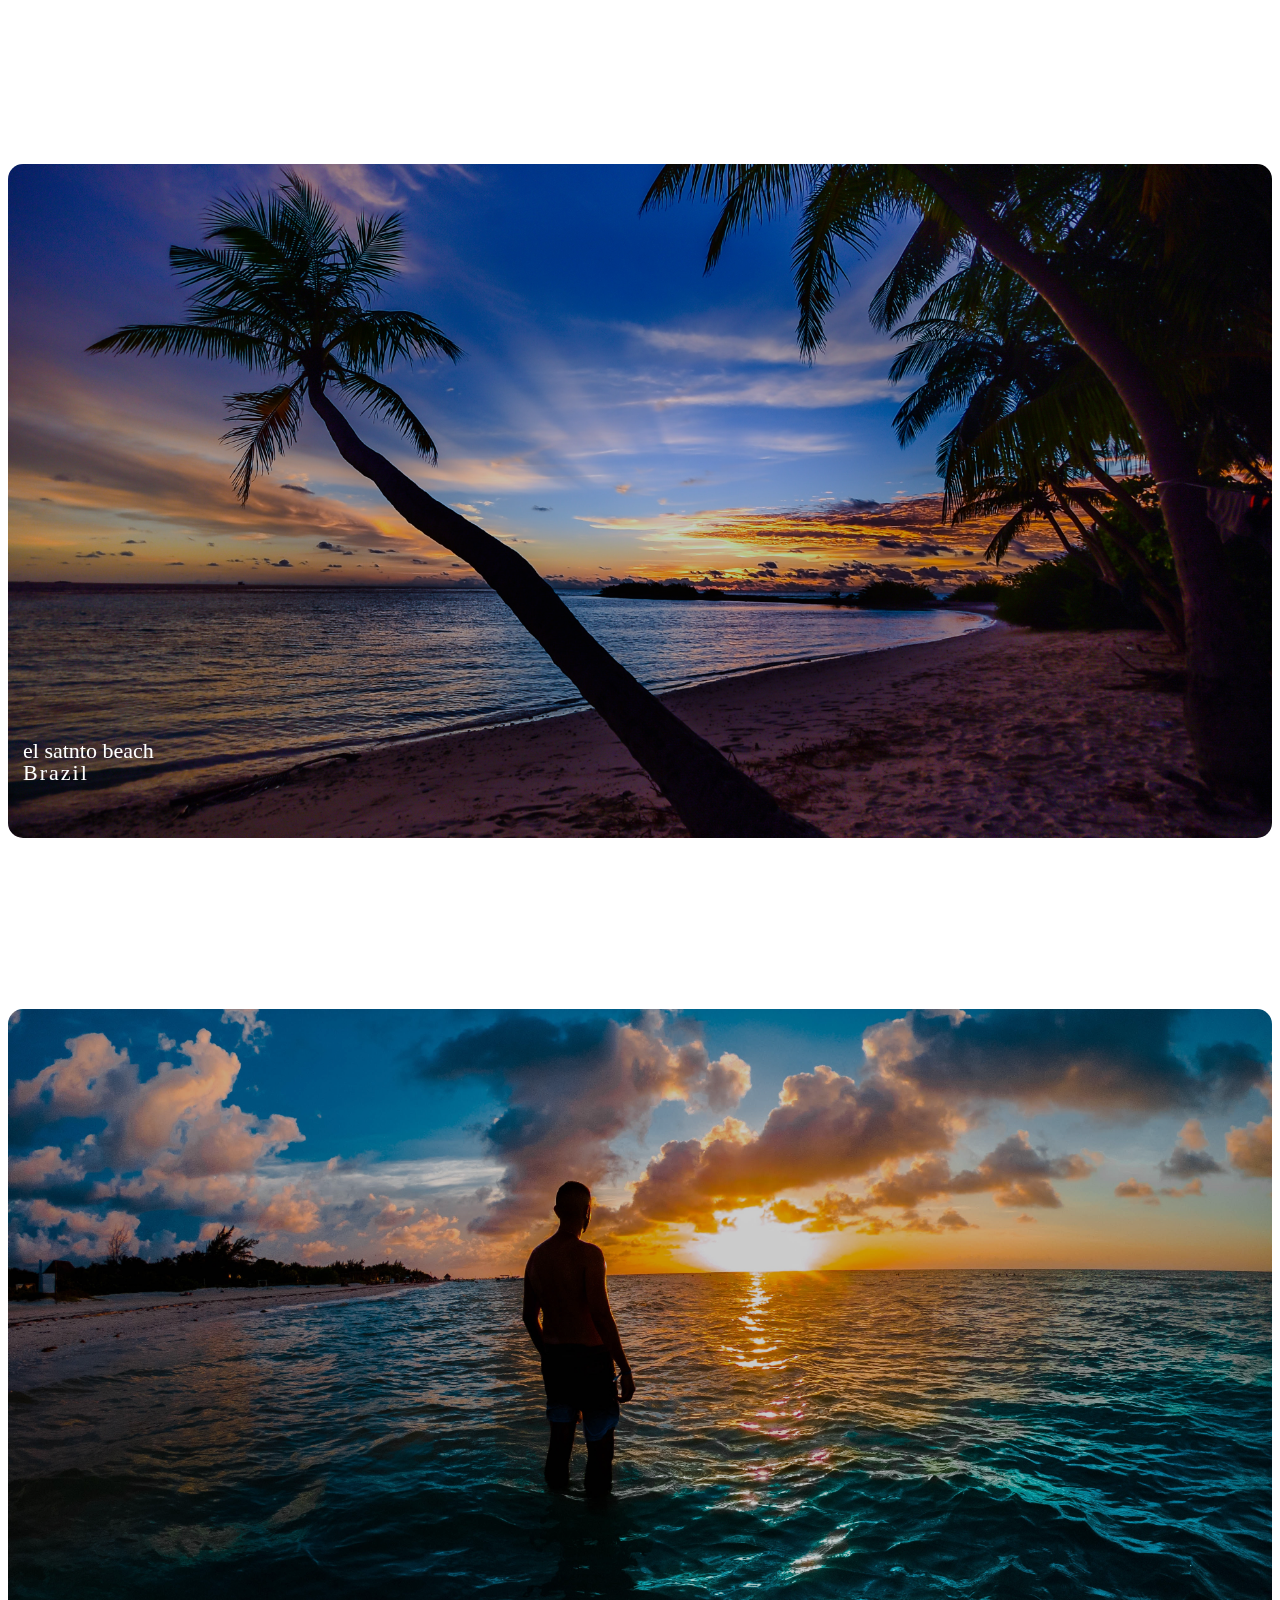
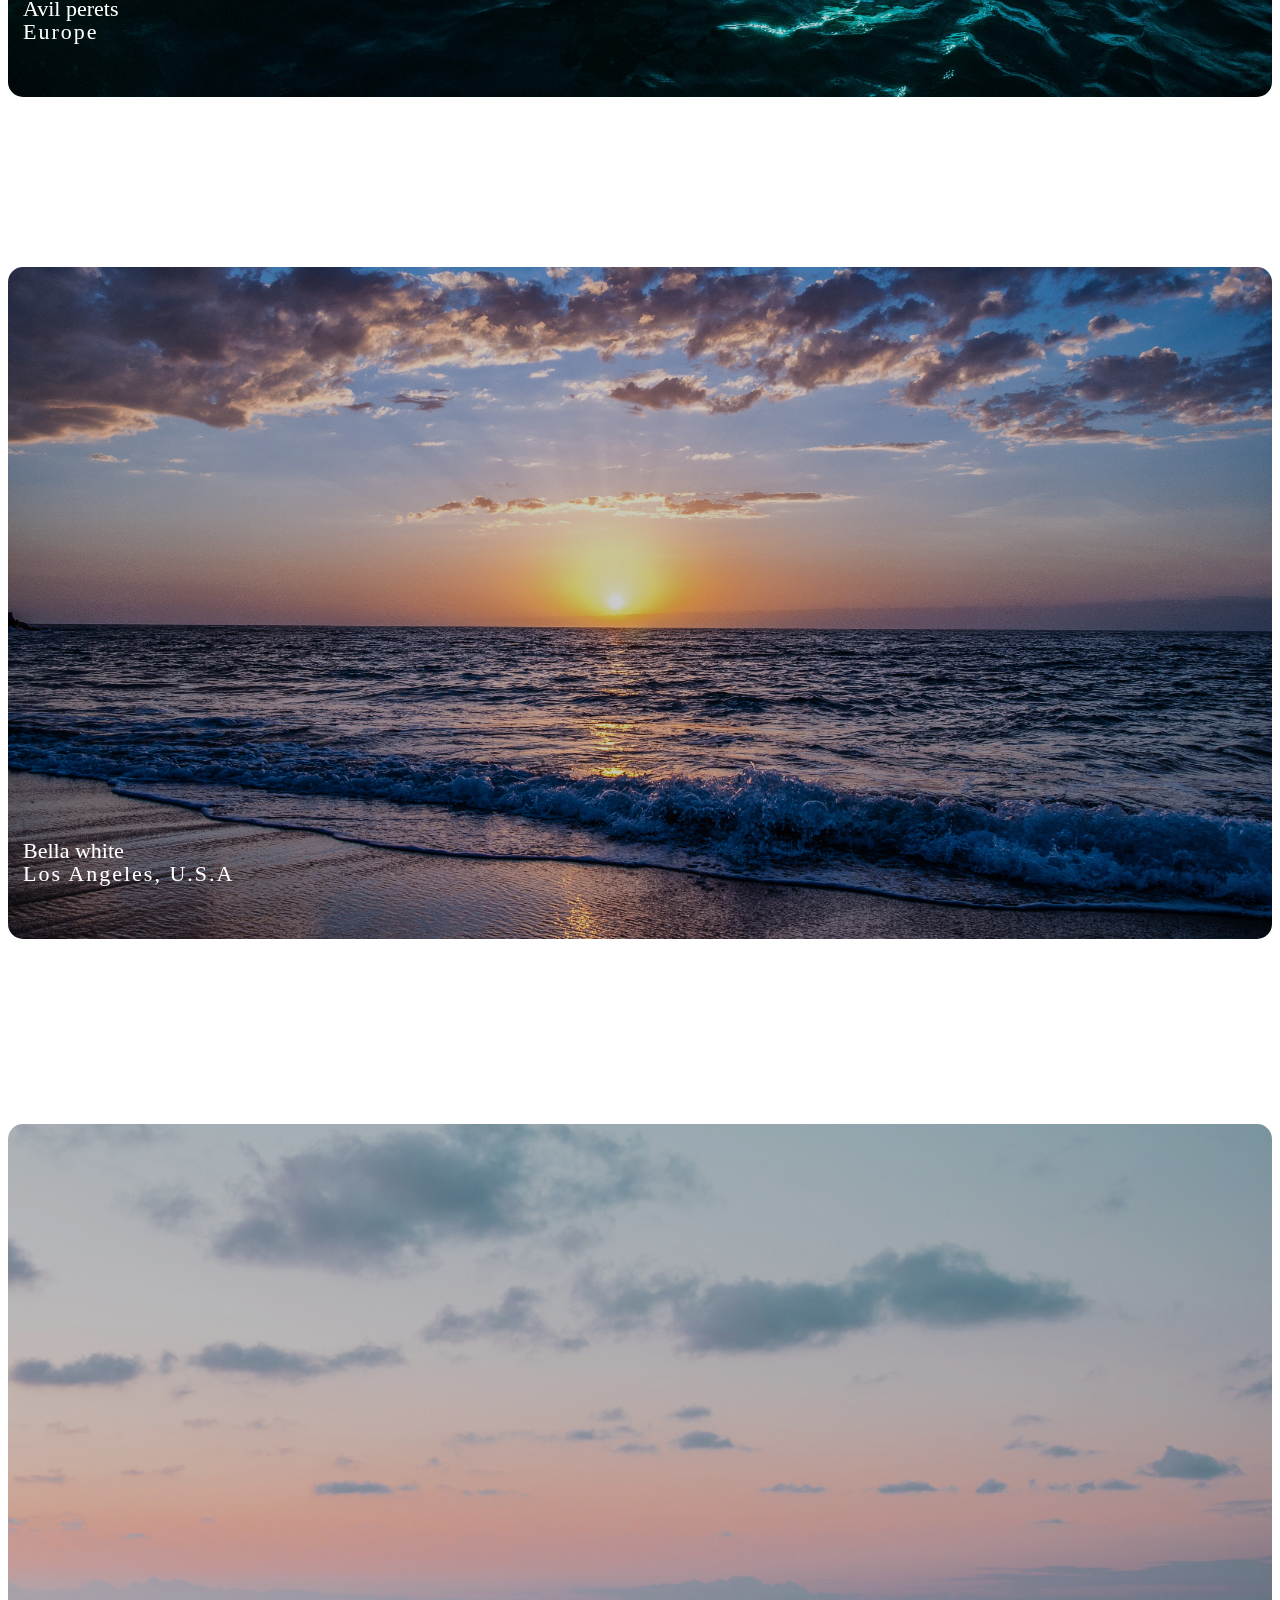
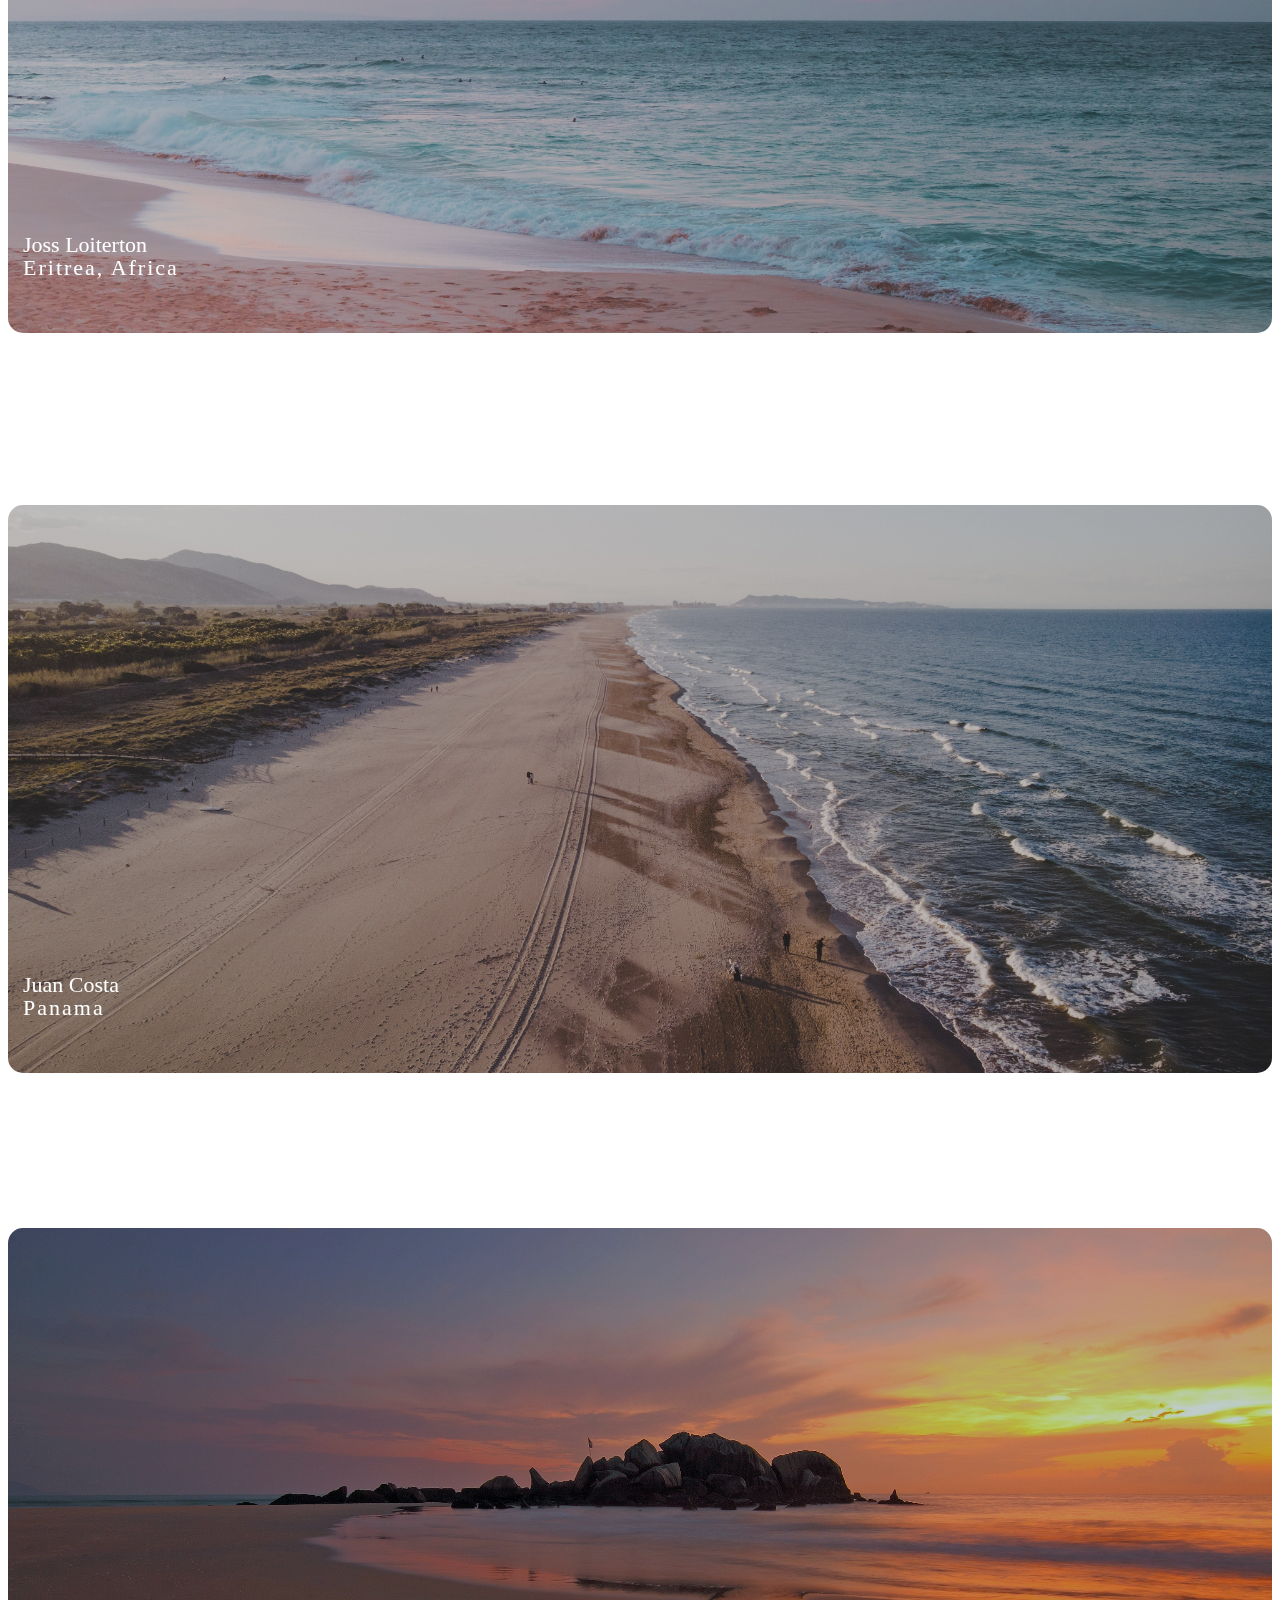
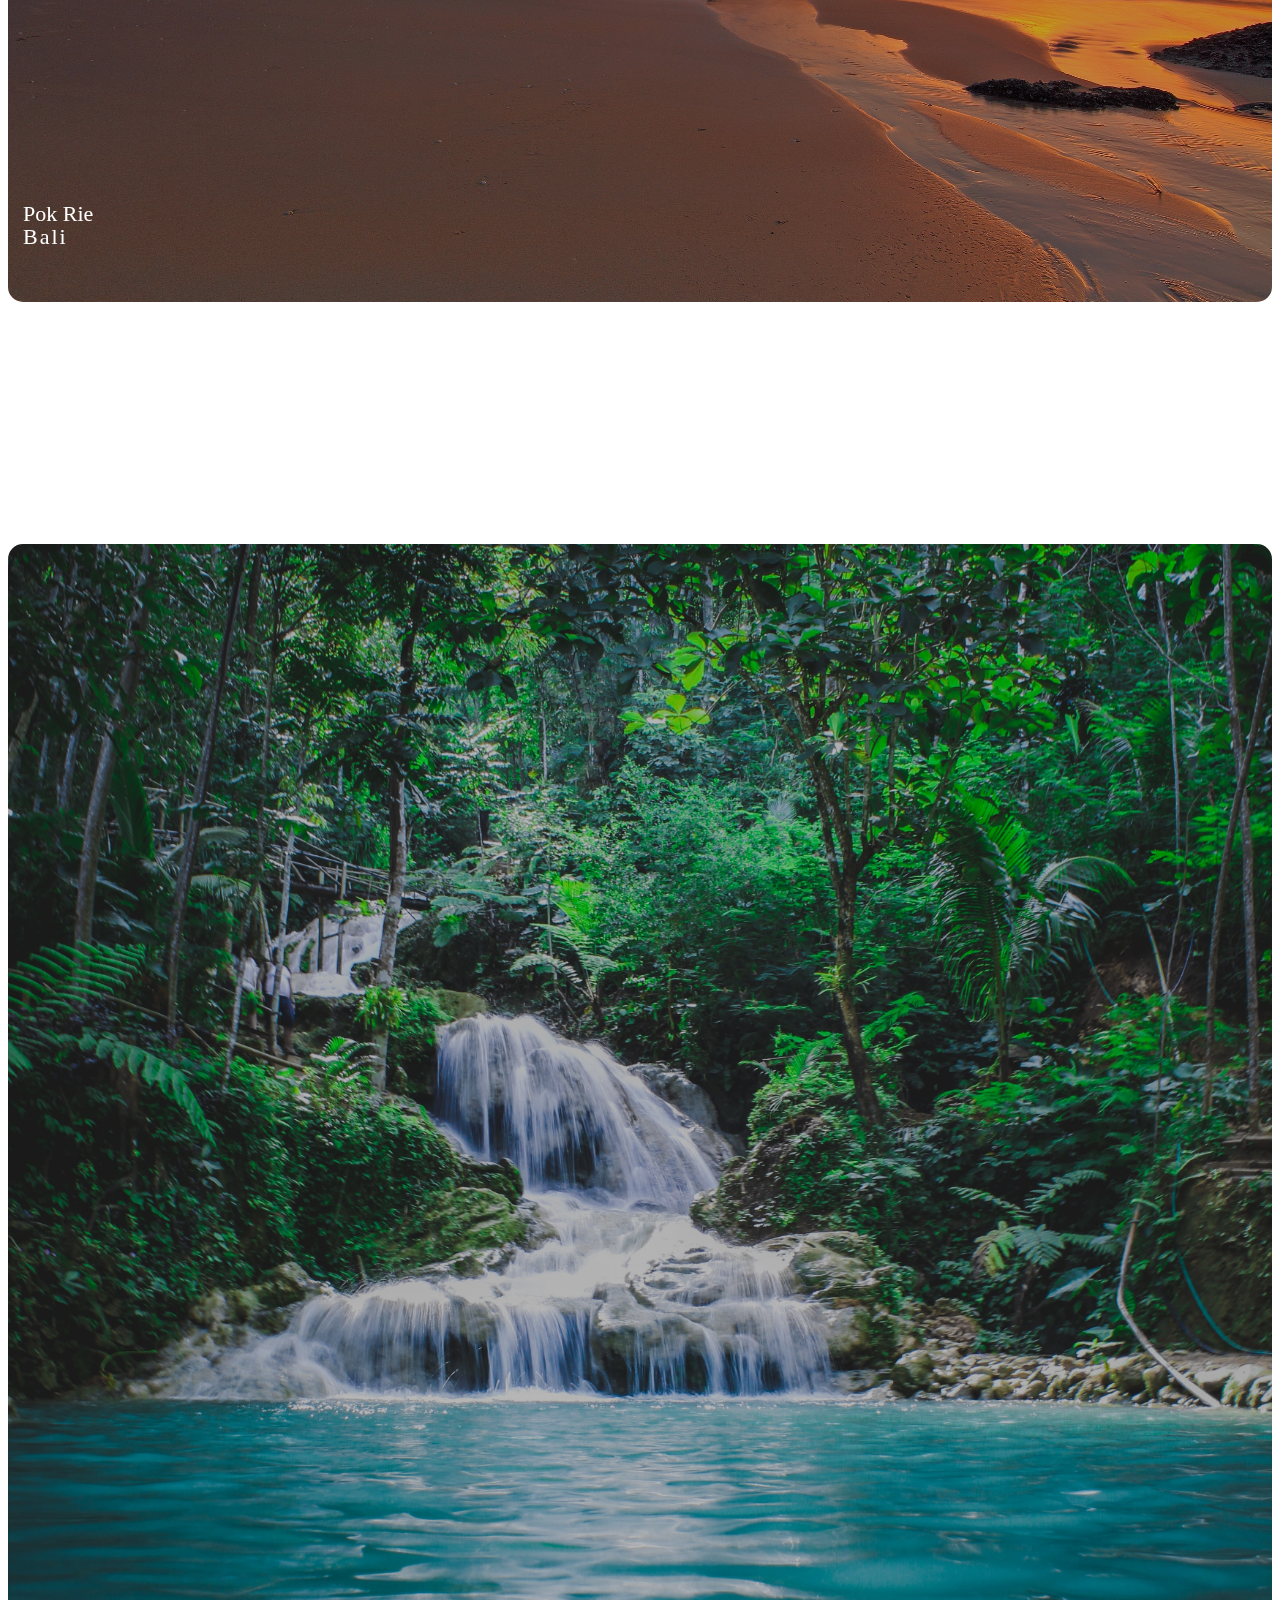
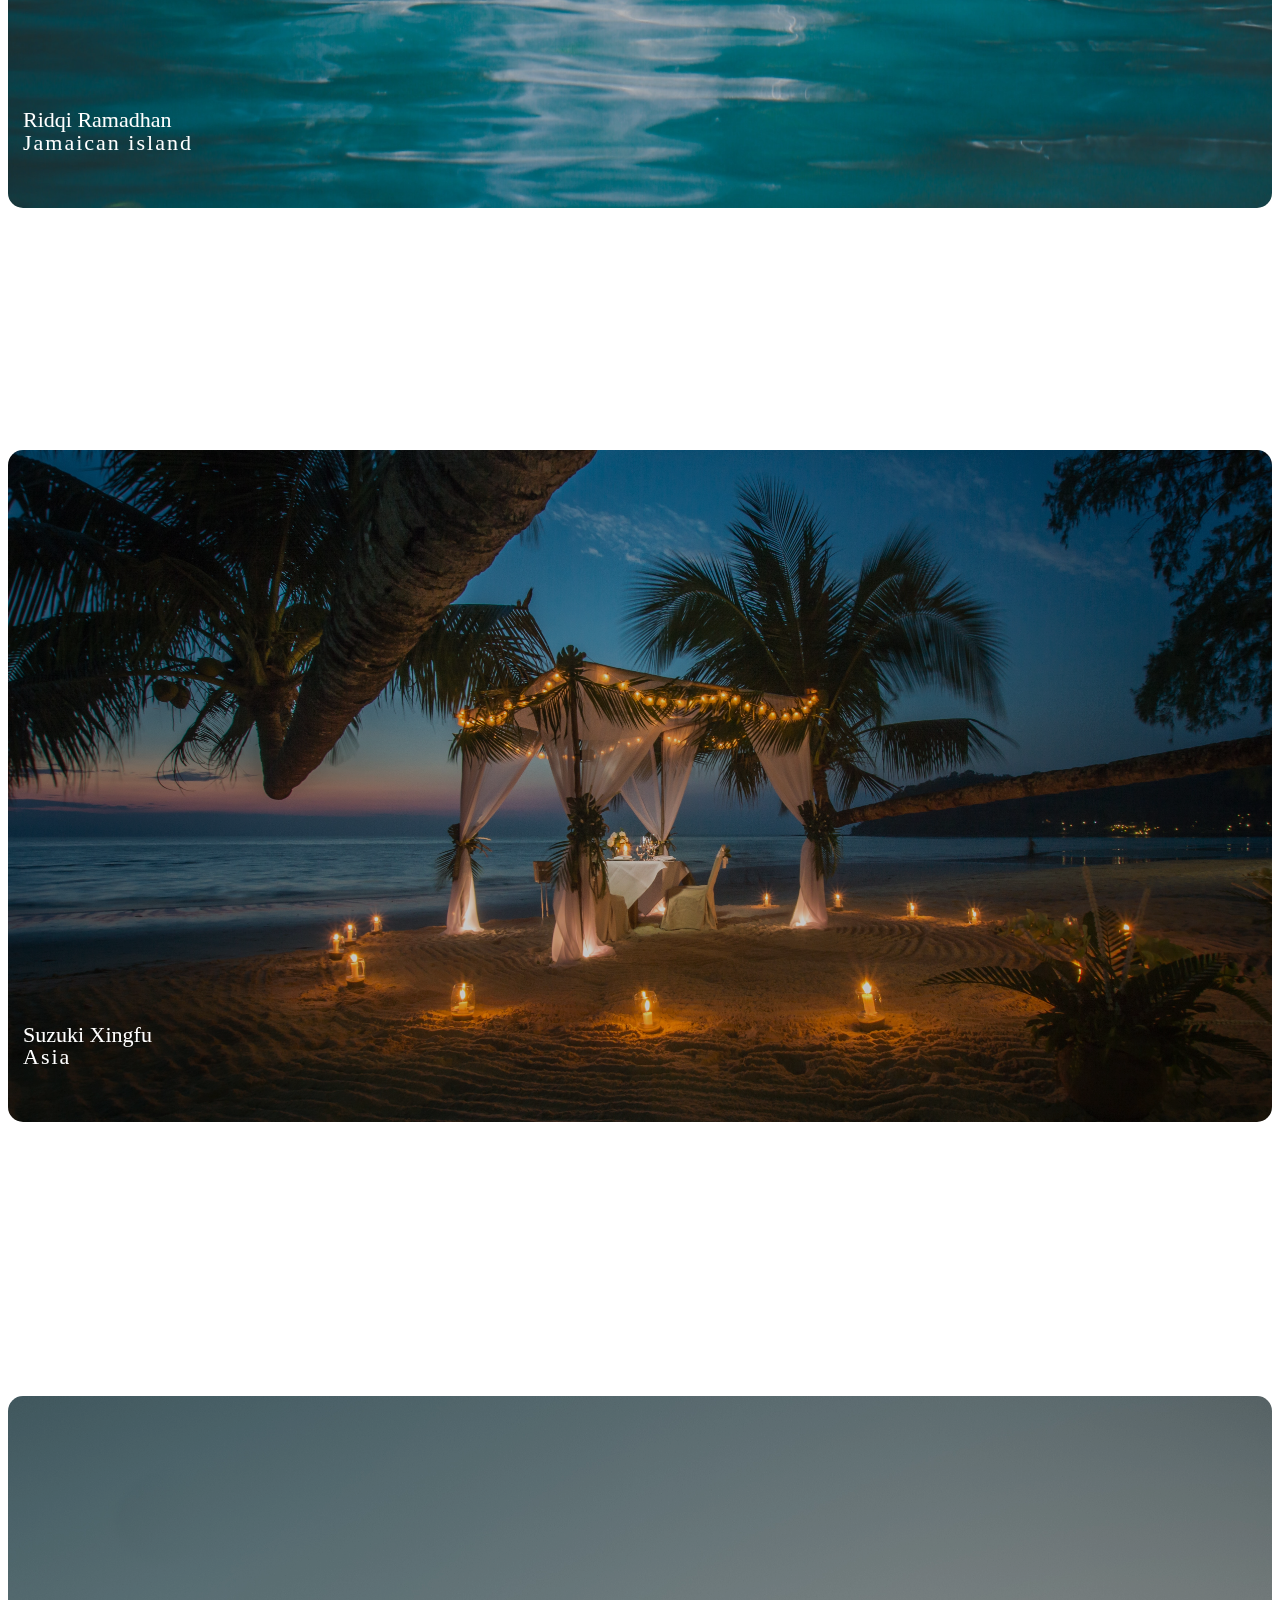
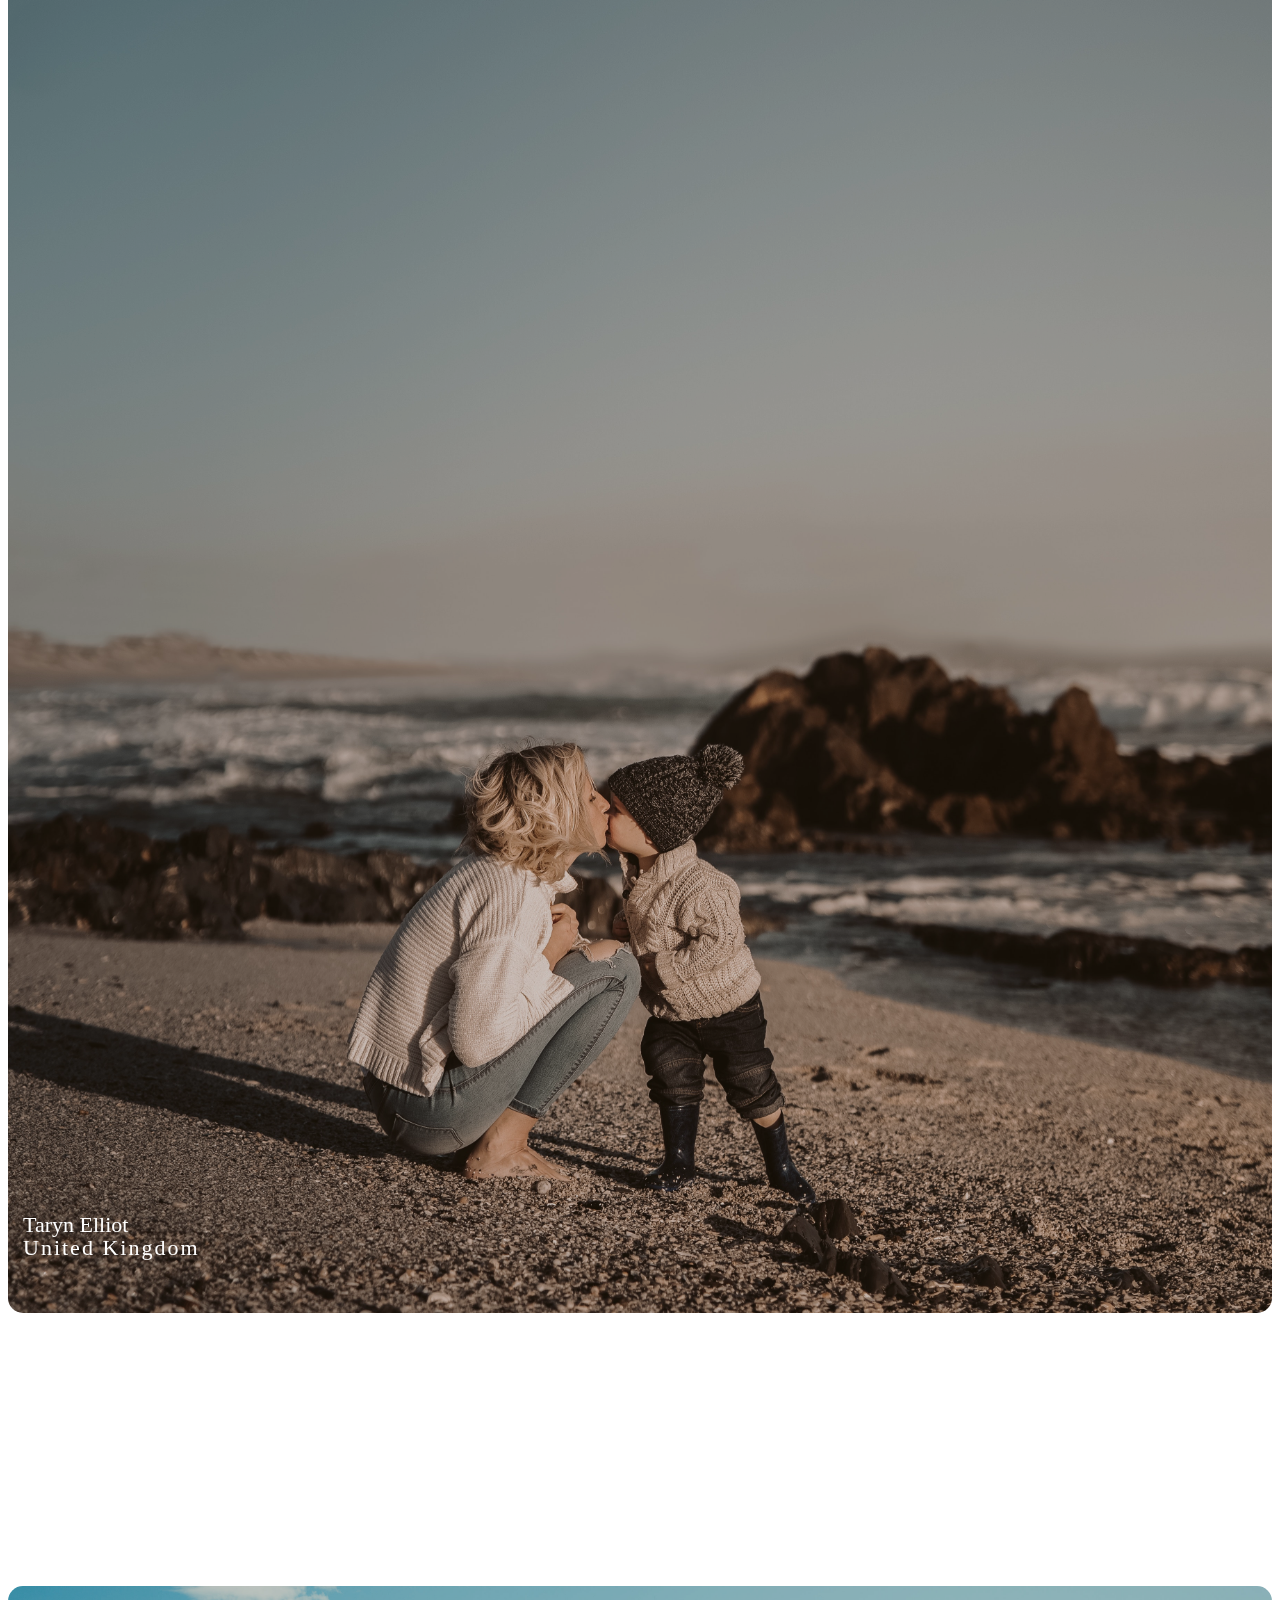
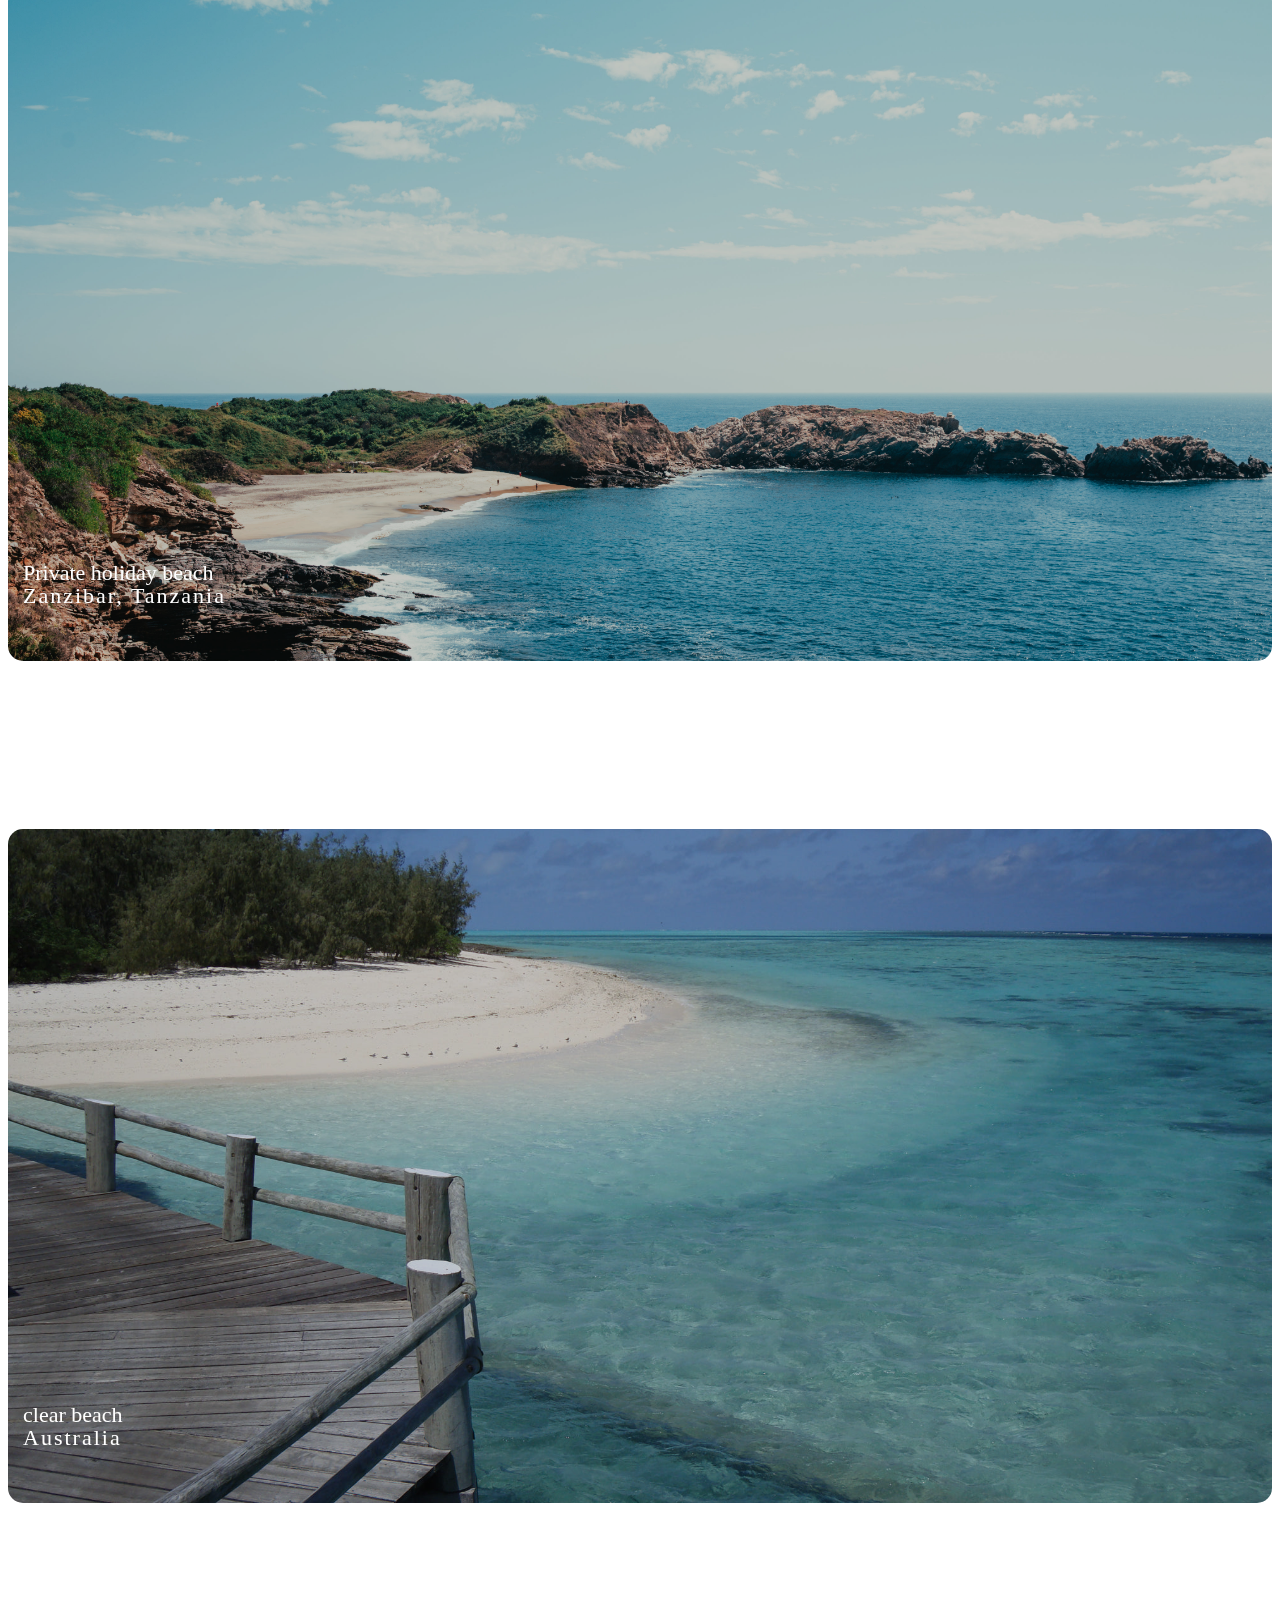
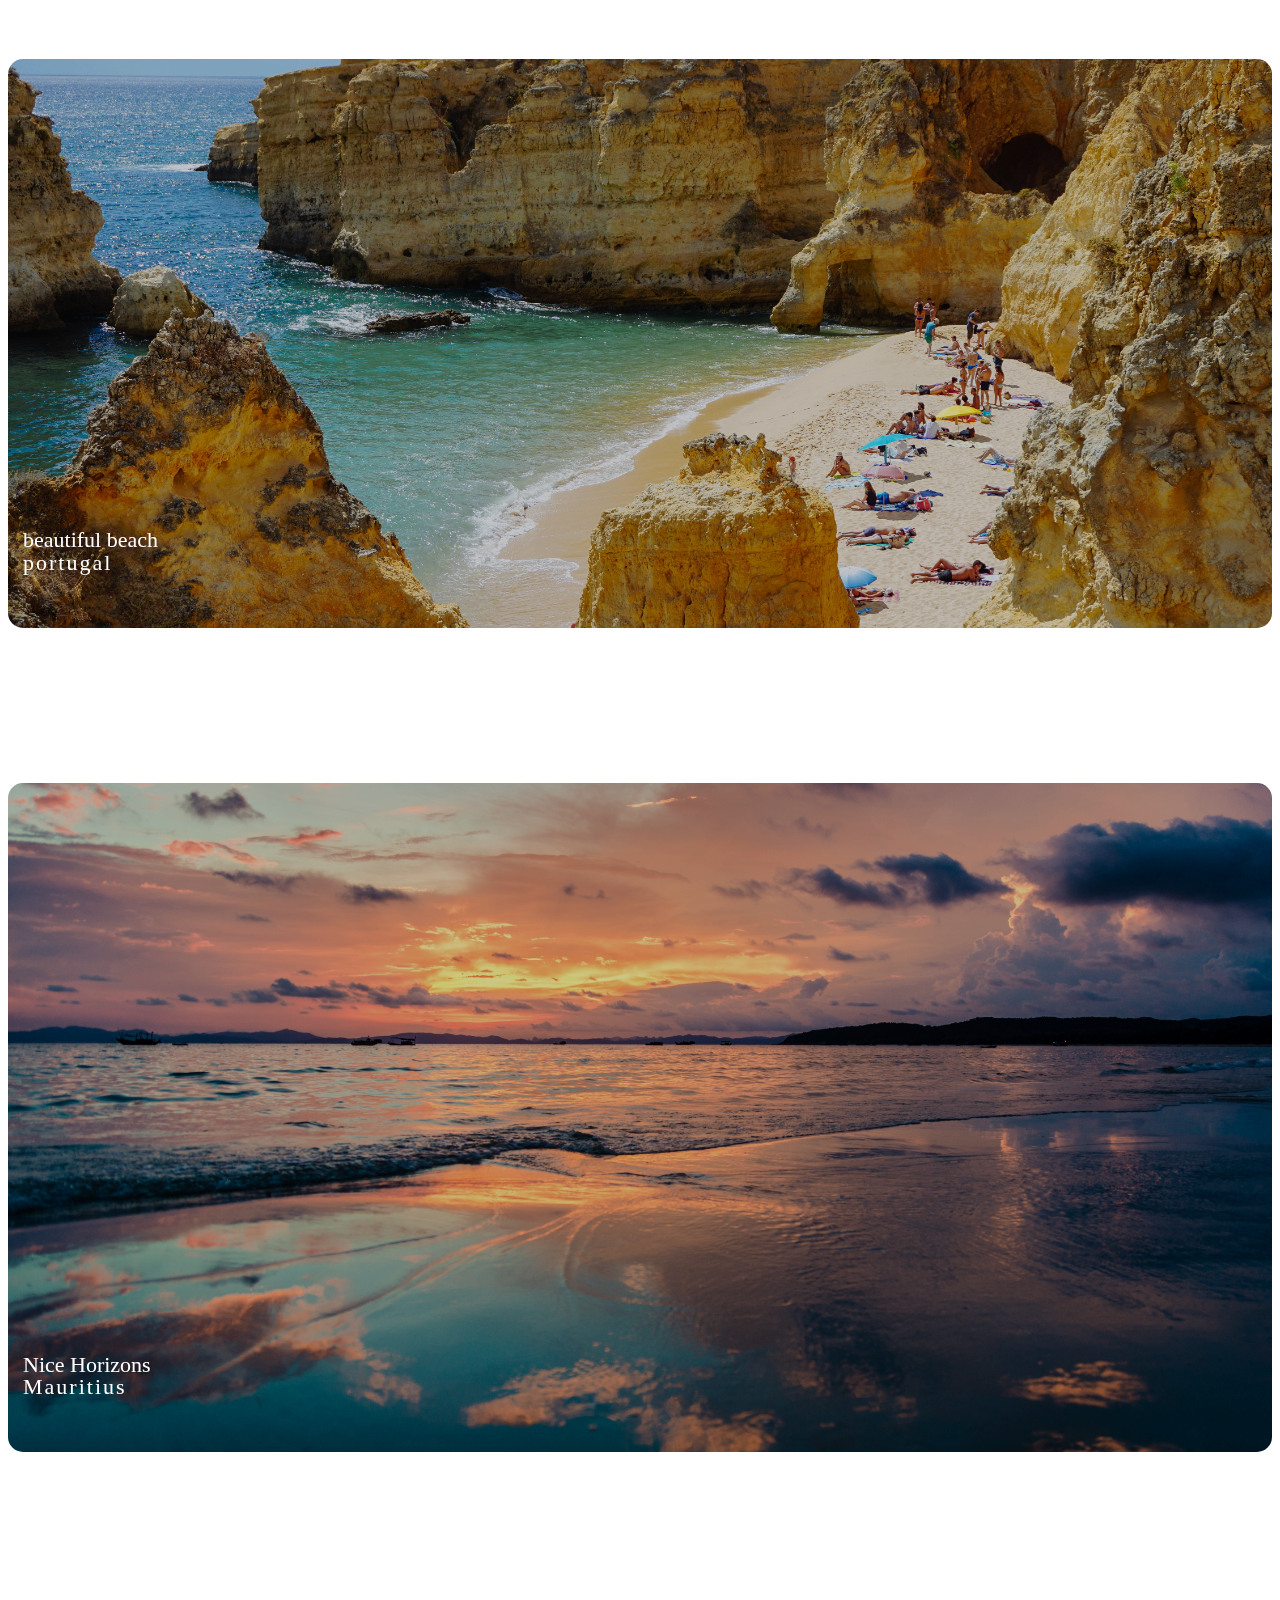
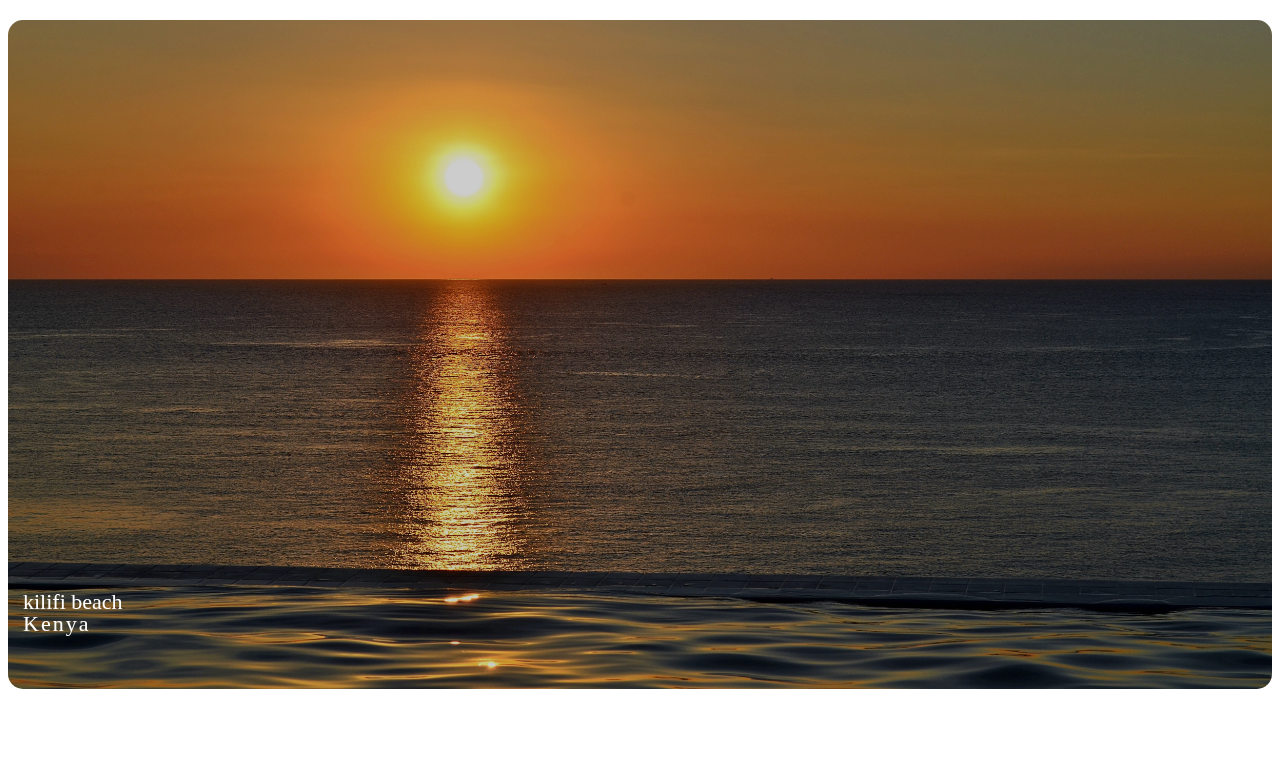
<file: beaches.html>
<html>
    <head>
        <title>beaches</title>
    </head>
    <style>
       .destination-content{
            display: grid;
            grid-template-columns: repeat(auto-fit,minax(340px,auto));
            grid-gap:2 rem;
            align-items: center;
            margin-top: 5rem;
        }
        .col-content{
            position: relative;
        }
        .col-content img{
            width: 100%;
            height: 80%;
            object-fit: cover;
            border-radius: 15px;
            filter: brightness(80%);
            transition: all  3s cubic-bezier(0.445, 0.05, 0.55, 0.95);
            will-change: filter;
        }
        .col-content h1{
            position: absolute;
            font-size: 22px;
            font-weight: 500;
            color: white;
            left: 15px;
            bottom: 60px;
        }
        .col-content p{
            position: absolute;
            font-size: 22px;
            color: white;
            left: 15px;
            bottom: 30px;
            letter-spacing: 2px;
        }
        .col-content imag:hover{
            filter: brightness(100%) hue-rotate(45deg);
            transform: scale(1.04);
            cursor: pointer;
        }
    </style>
    <body>
        <div class="destination-content">
            <div class="col-content">
                <img src="beaches/pexels-asad-photo-maldives-457876.jpg">
                <h1>el satnto beach</h1>
                <p>Brazil</p>
               </div>
               <div class="col-content">
                <img src="beaches/pexels-aviv-perets-3257803.jpg">
                <h1>Avil perets</h1>
                <p>Europe</p>
               </div>
               <div class="col-content">
                <img src="beaches/pexels-bella-white-635279.jpg">
                <h1>Bella white</h1>
                <p>Los Angeles, U.S.A</p>
               </div>
               <div class="col-content">
                <img src="beaches/pexels-jess-loiterton-4603410.jpg">
                <h1>Joss Loiterton</h1>
                <p>Eritrea, Africa</p>
               </div>
               <div class="col-content">
                <img src="beaches/pexels-joan-costa-3379683.jpg">
                <h1>Juan Costa</h1>
                <p>Panama</p>
               </div>
               <div class="col-content">
                <img src="beaches/pexels-pok-rie-130879.jpg">
                <h1>Pok Rie</h1>
                <p>Bali</p>
               </div>
               <div class="col-content">
                <img src="beaches/pexels-rifqi-ramadhan-788200.jpg">
                <h1>Ridqi Ramadhan</h1>
                <p>Jamaican island</p>
               </div>
               <div class="col-content">
                <img src="beaches/pexels-suzukii-xingfu-872831.jpg">
                <h1>Suzuki Xingfu</h1>
                <p>Asia</p>
               </div>
               <div class="col-content">
                <img src="beaches/pexels-taryn-elliott-3889795.jpg">
                <h1>Taryn Elliot</h1>
                <p>United Kingdom</p>
               </div>
               <div class="col-content">
                <img src="beaches/private-holiday-beach.jpg">
                <h1>Private holiday beach</h1>
                <p>Zanzibar, Tanzania</p>
               </div>
               <div class="col-content">
                <img src="beaches/australian-beach-and-clear-ocean.jpg">
                <h1>clear beach</h1>
                <p>Australia</p>
               </div>
               <div class="col-content">
                <img src="beaches/beautiful-beach-in-portugal.jpg">
                <h1>beautiful beach</h1>
                <p>portugal</p>
               </div>
               <div class="col-content">
                <img src="beaches/pexels-pixabay-262325.jpg">
                <h1>Nice Horizons</h1>
                <p>Mauritius</p>
               </div>
               <div class="col-content">
                <img src="beaches/pexels-pixabay-261292.jpg">
                <h1>kilifi beach</h1>
                <p>Kenya</p>
               </div>
        </div>
    </body>
</html>
</file>
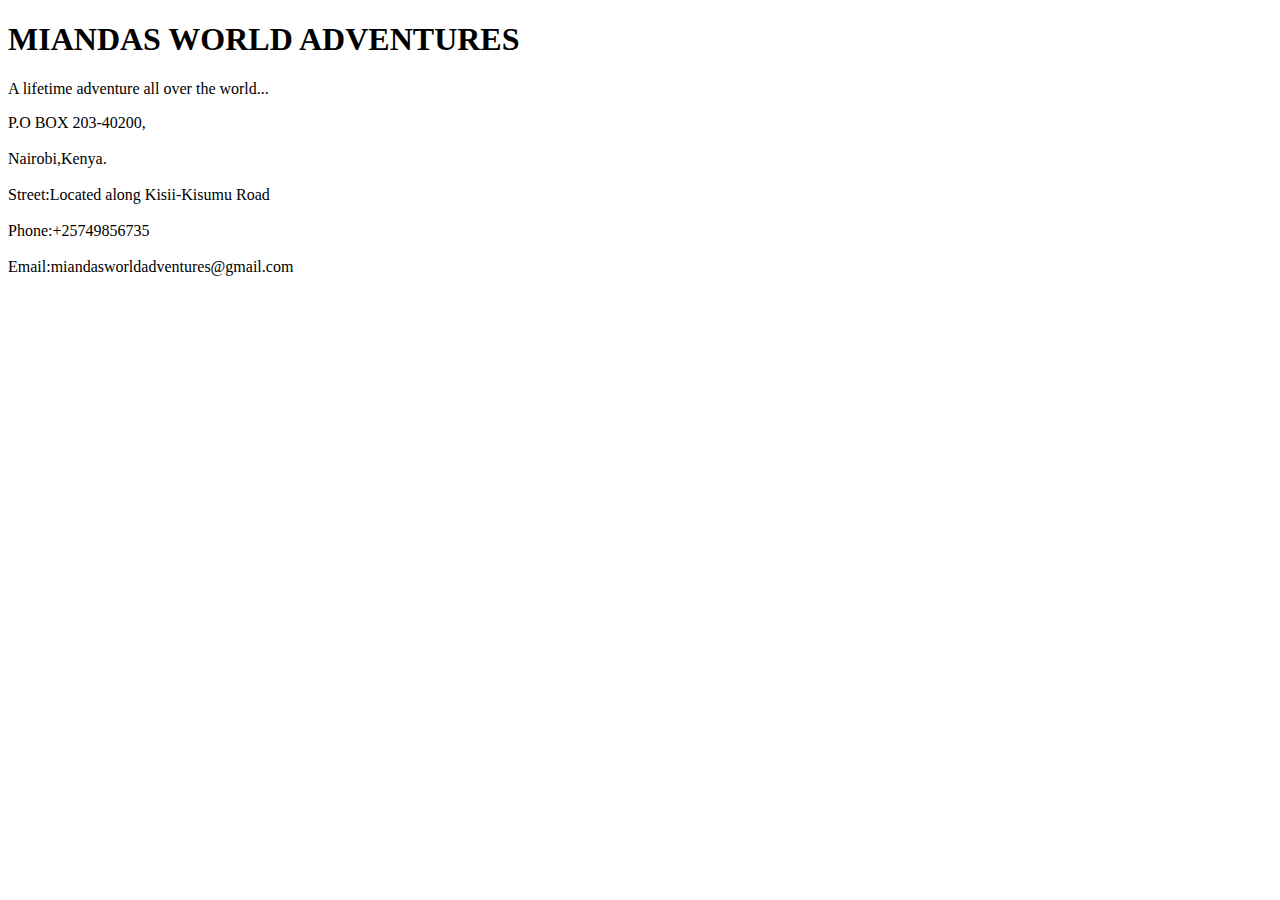
<file: Contacts.html>
<!DOCTYPE HTML>
<html>
<head>
<title>Contacts</title>
</head>
<body>
<nav>

		<h1>MIANDAS WORLD ADVENTURES</h1>
	<p>A lifetime adventure all over the world...</p>
	P.O BOX 203-40200,<br><br>
	Nairobi,Kenya.<br><br>

	Street:Located along Kisii-Kisumu Road<br><br>

	Phone:+25749856735<br><br>

	Email:miandasworldadventures@gmail.com


		
	</tr>
</nav>
</body>
</html>
</file>
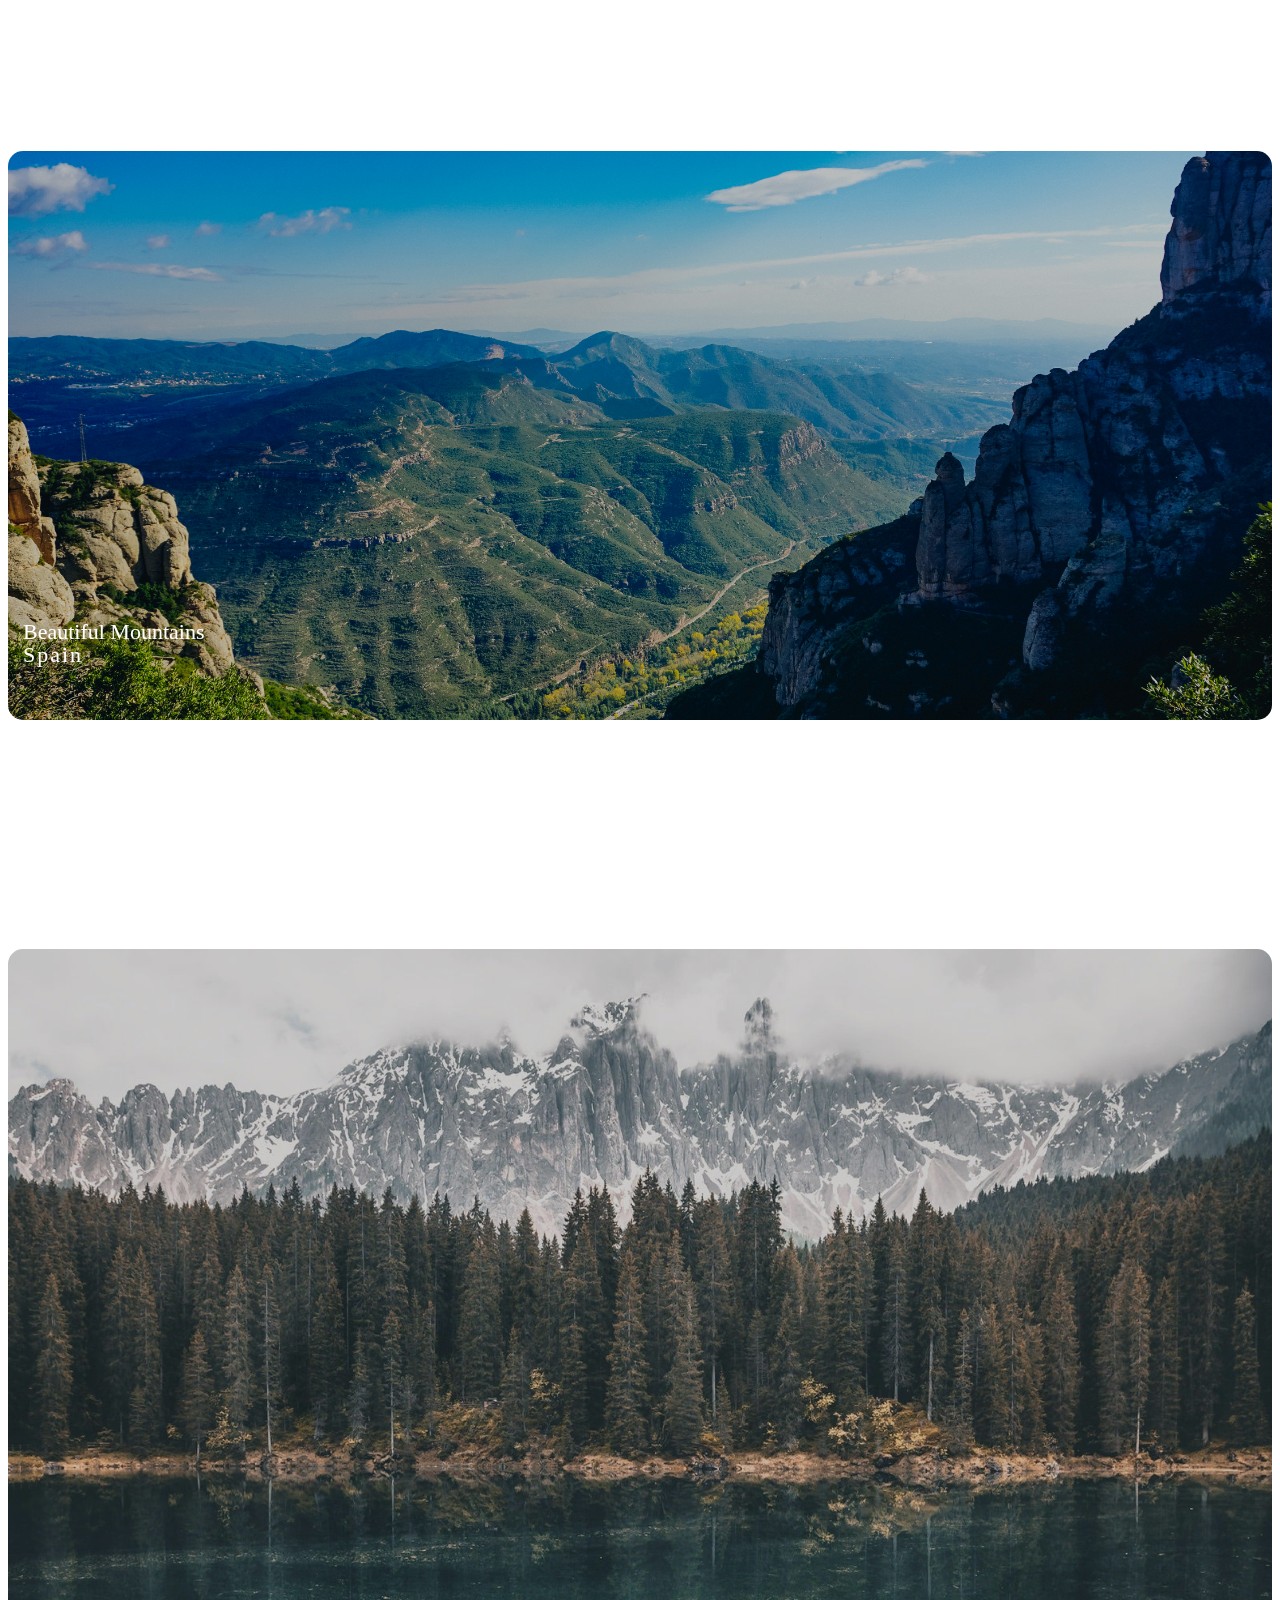
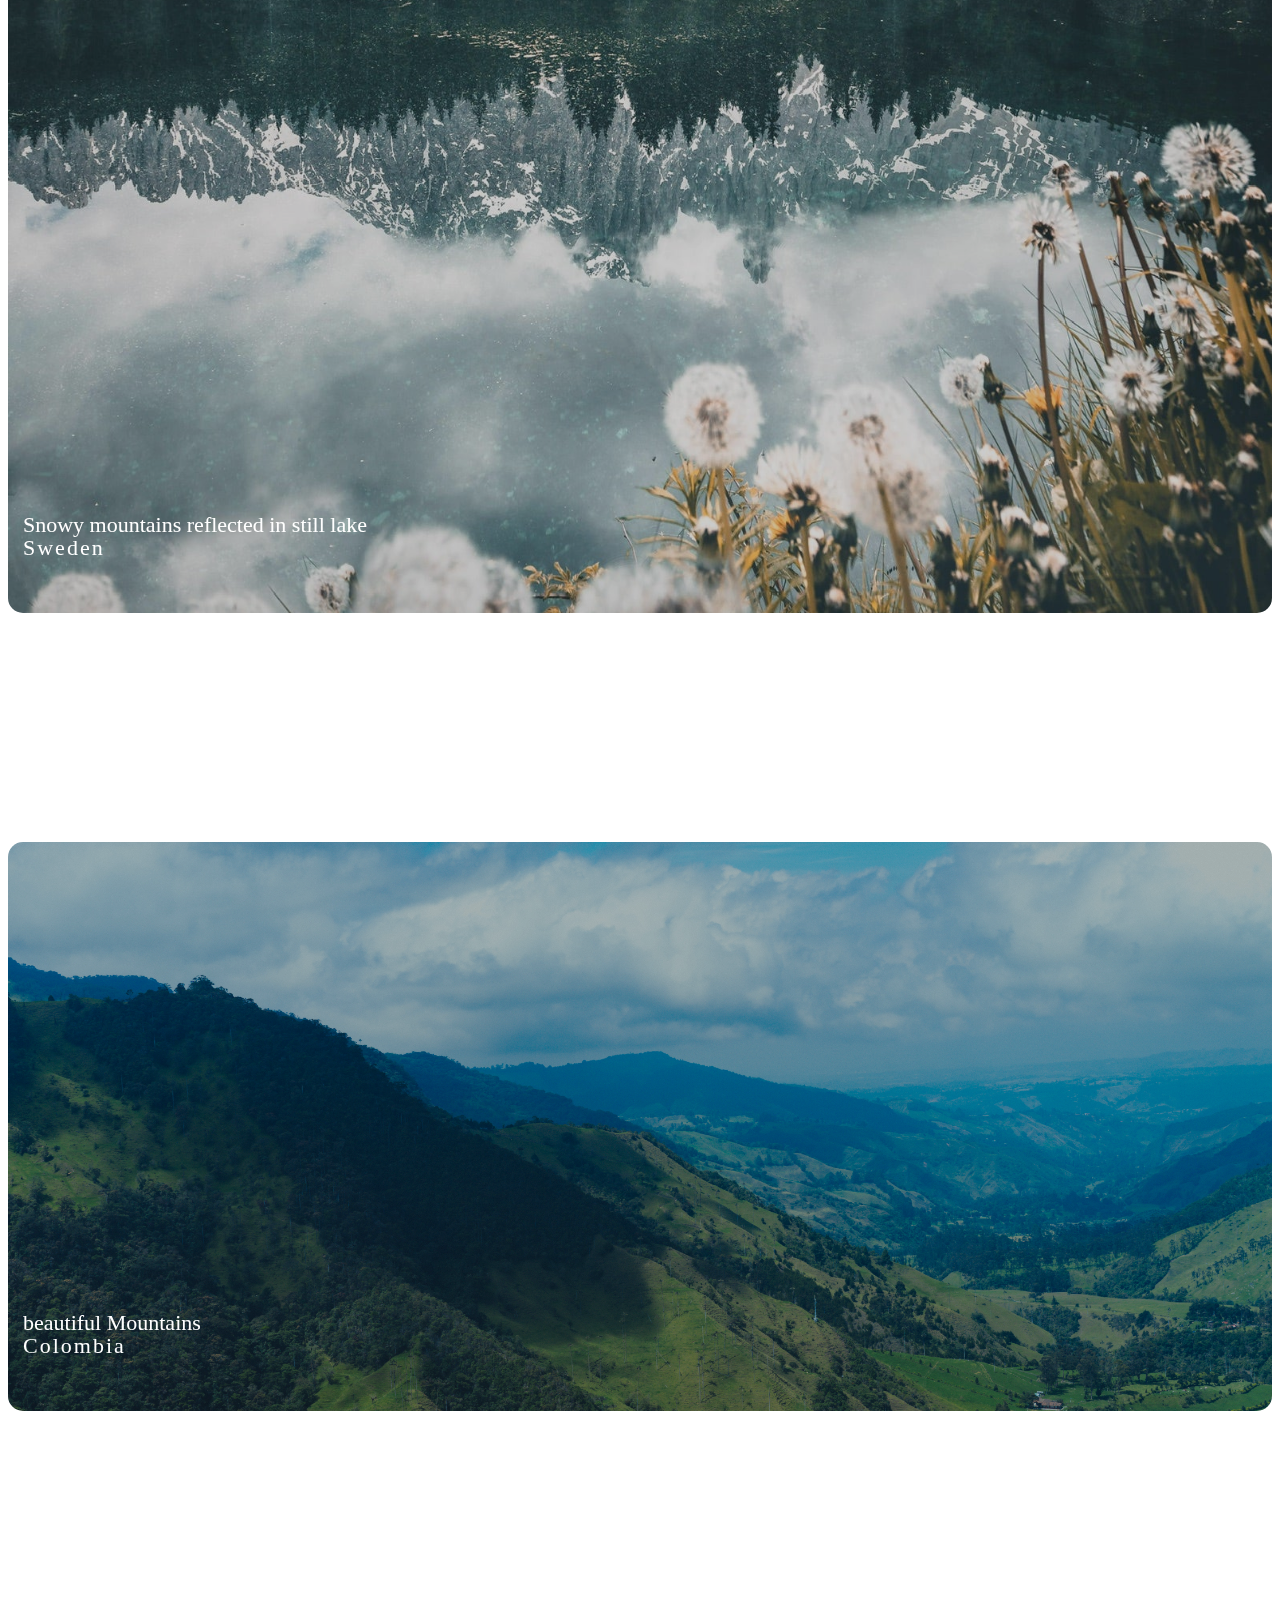
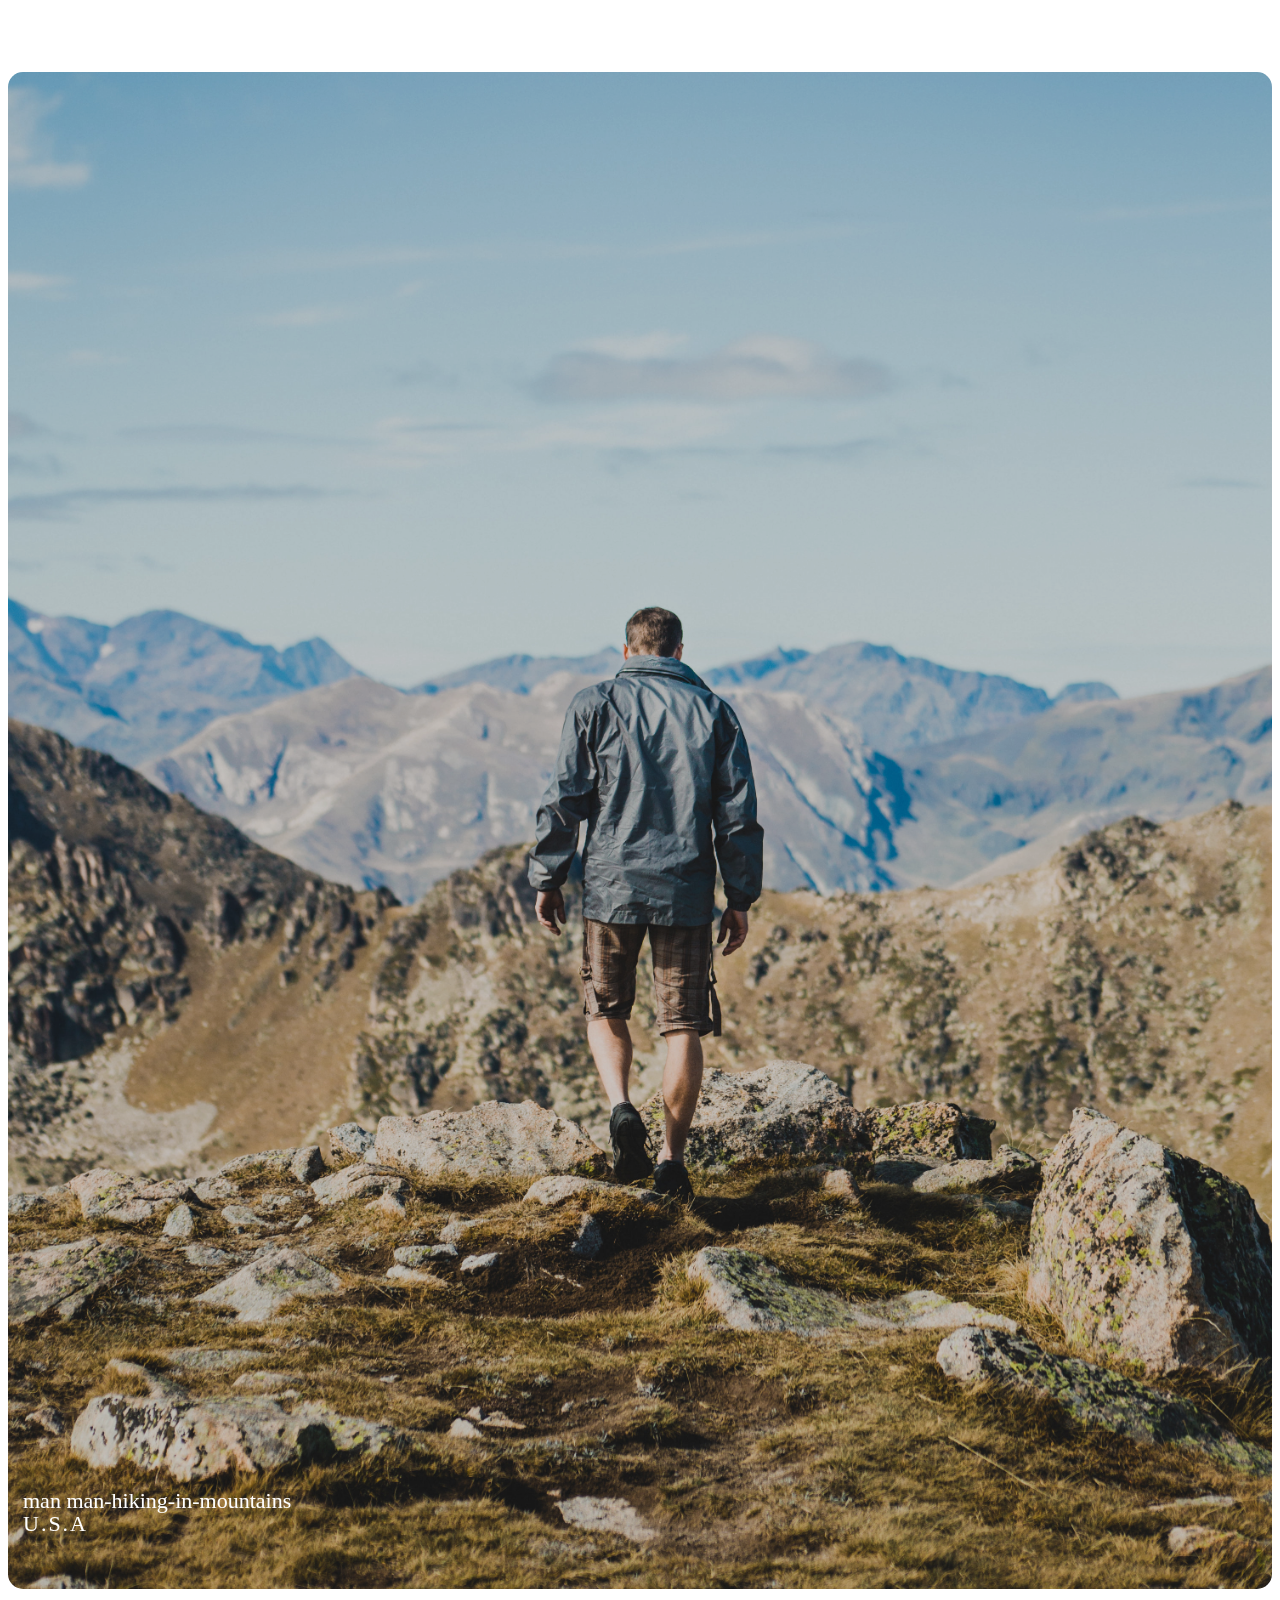
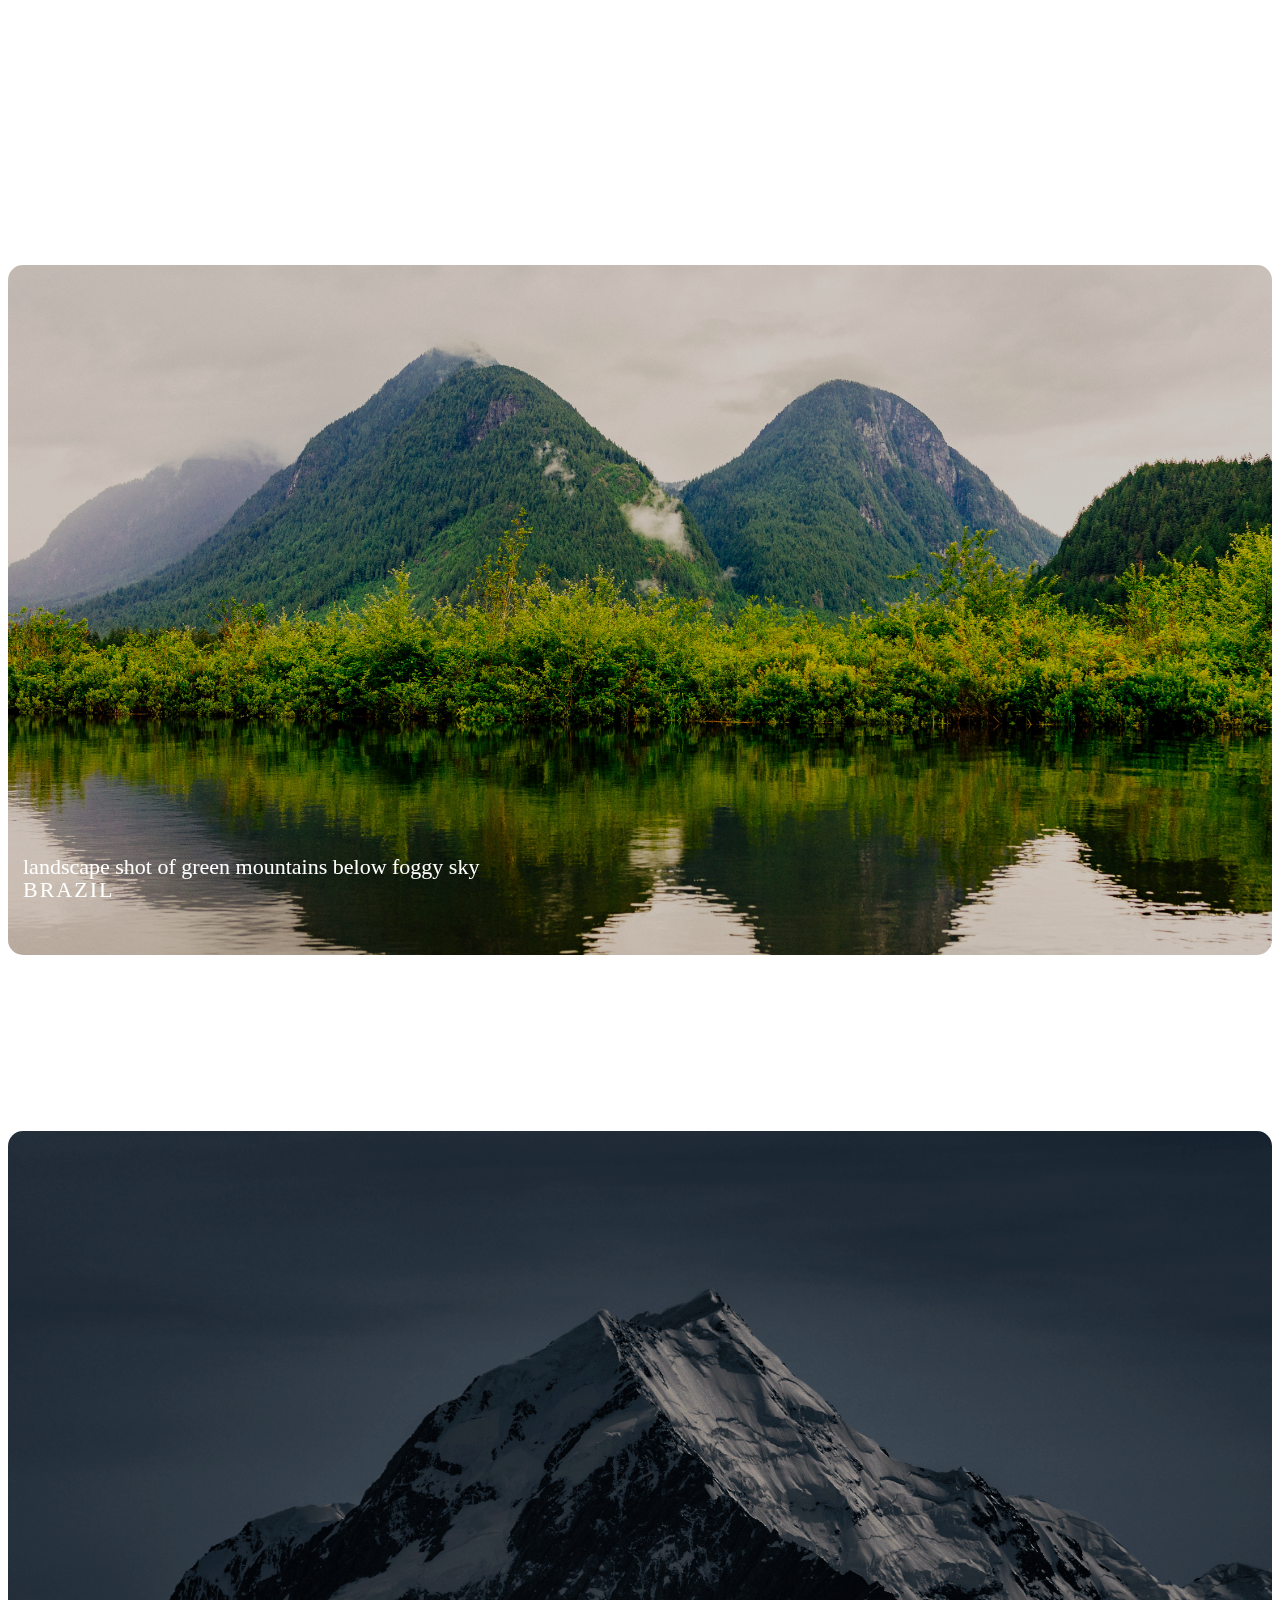
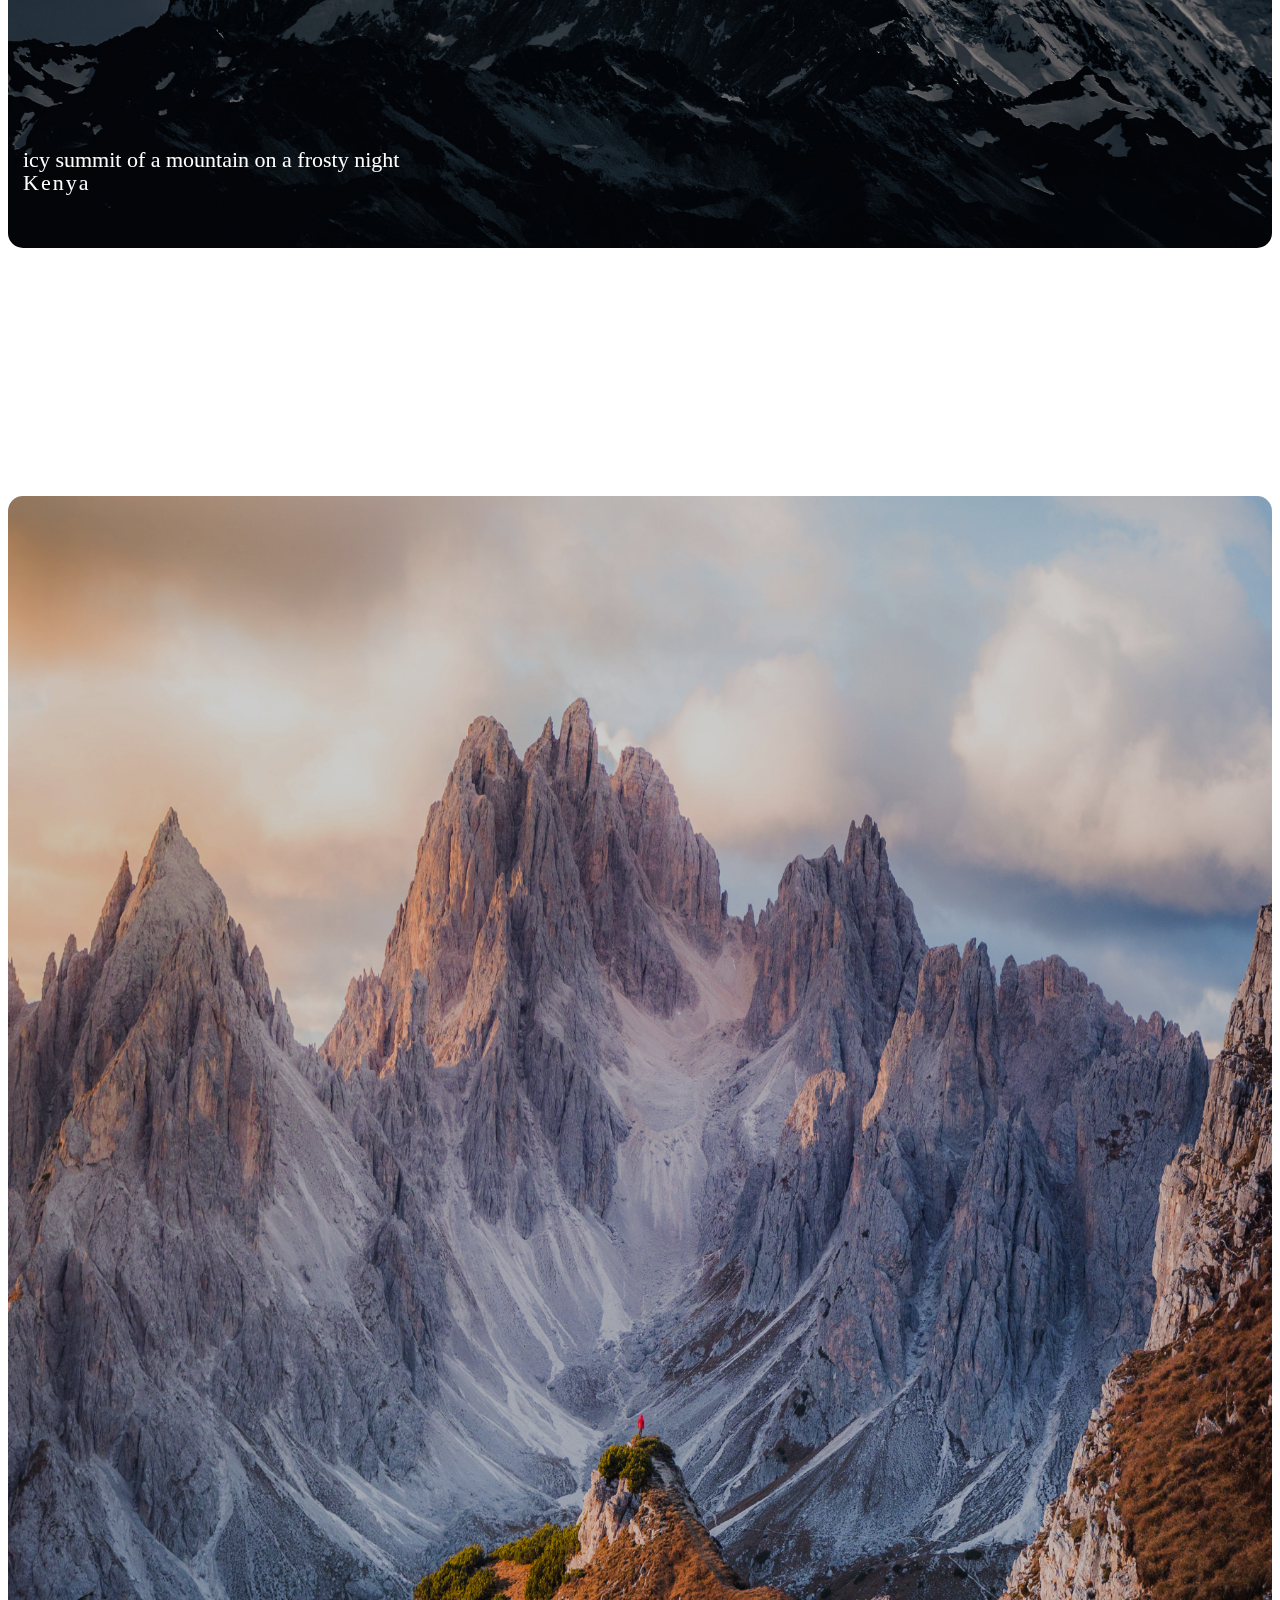
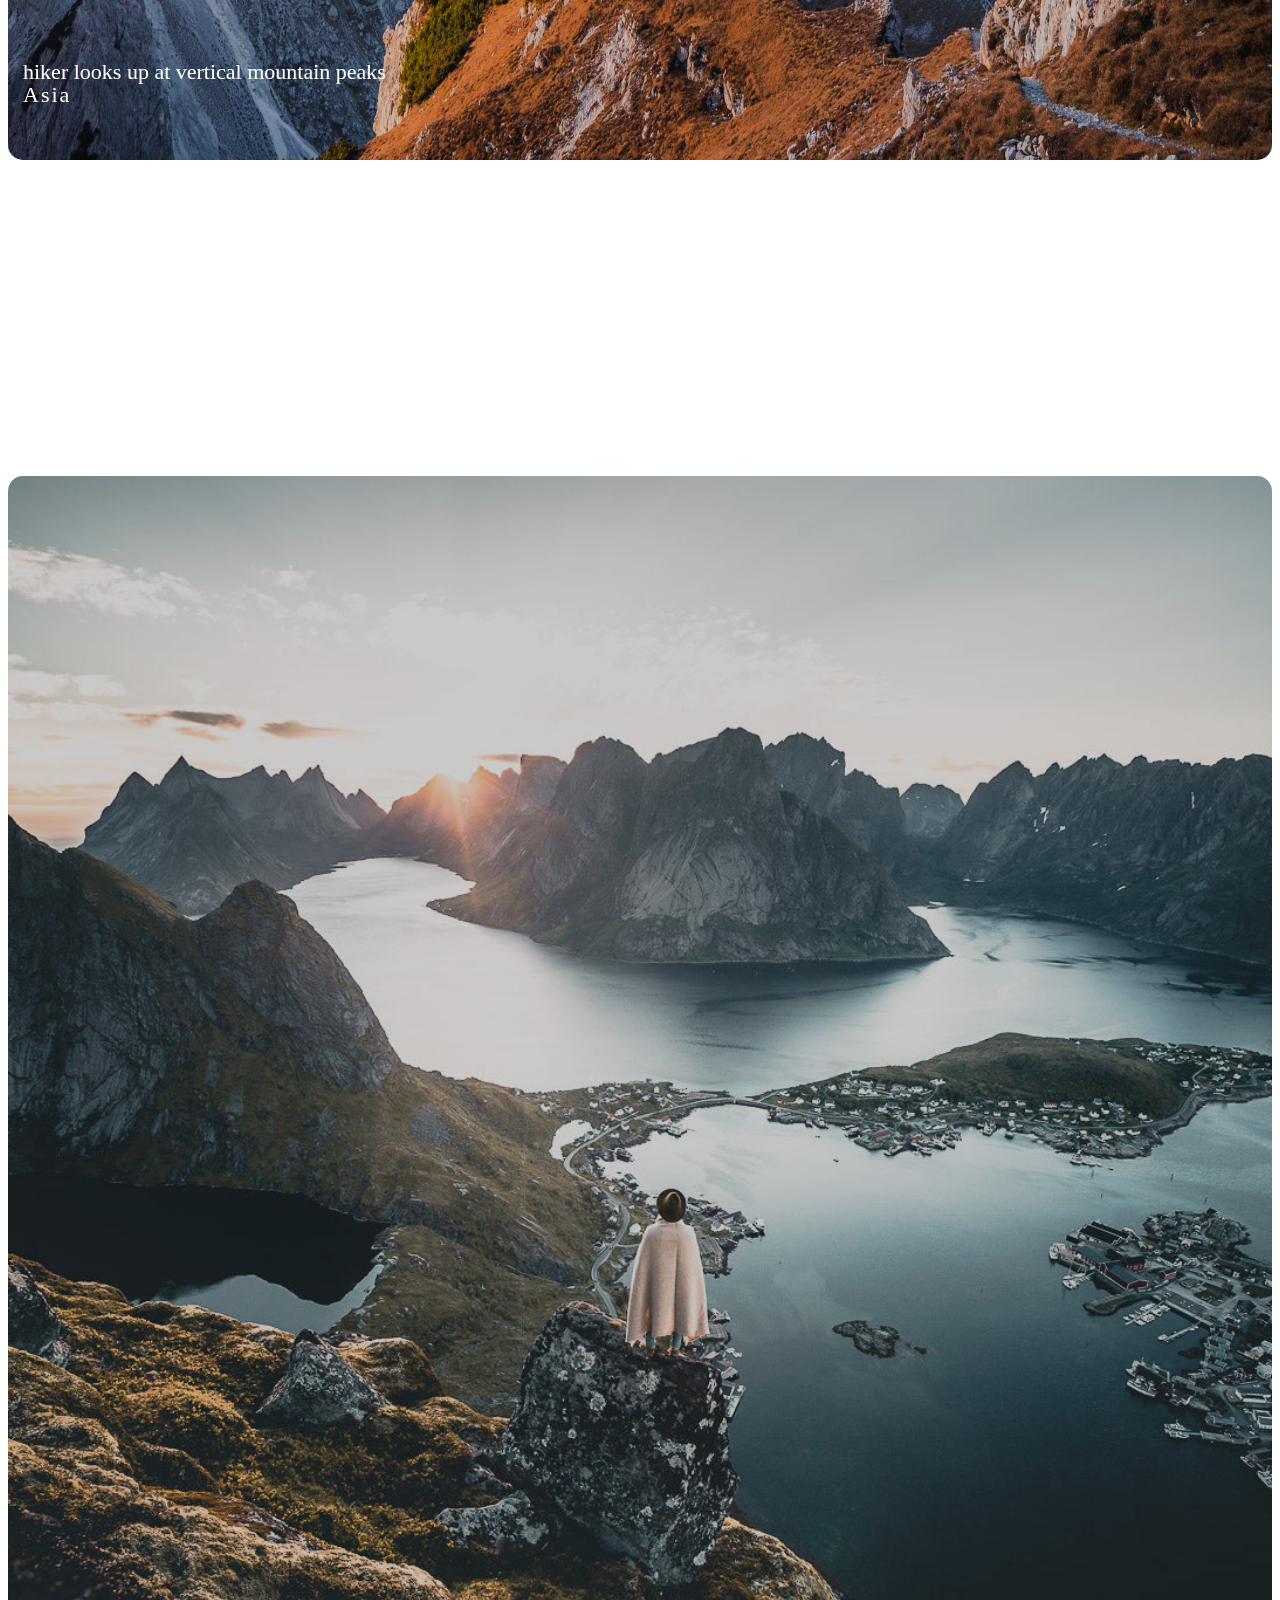
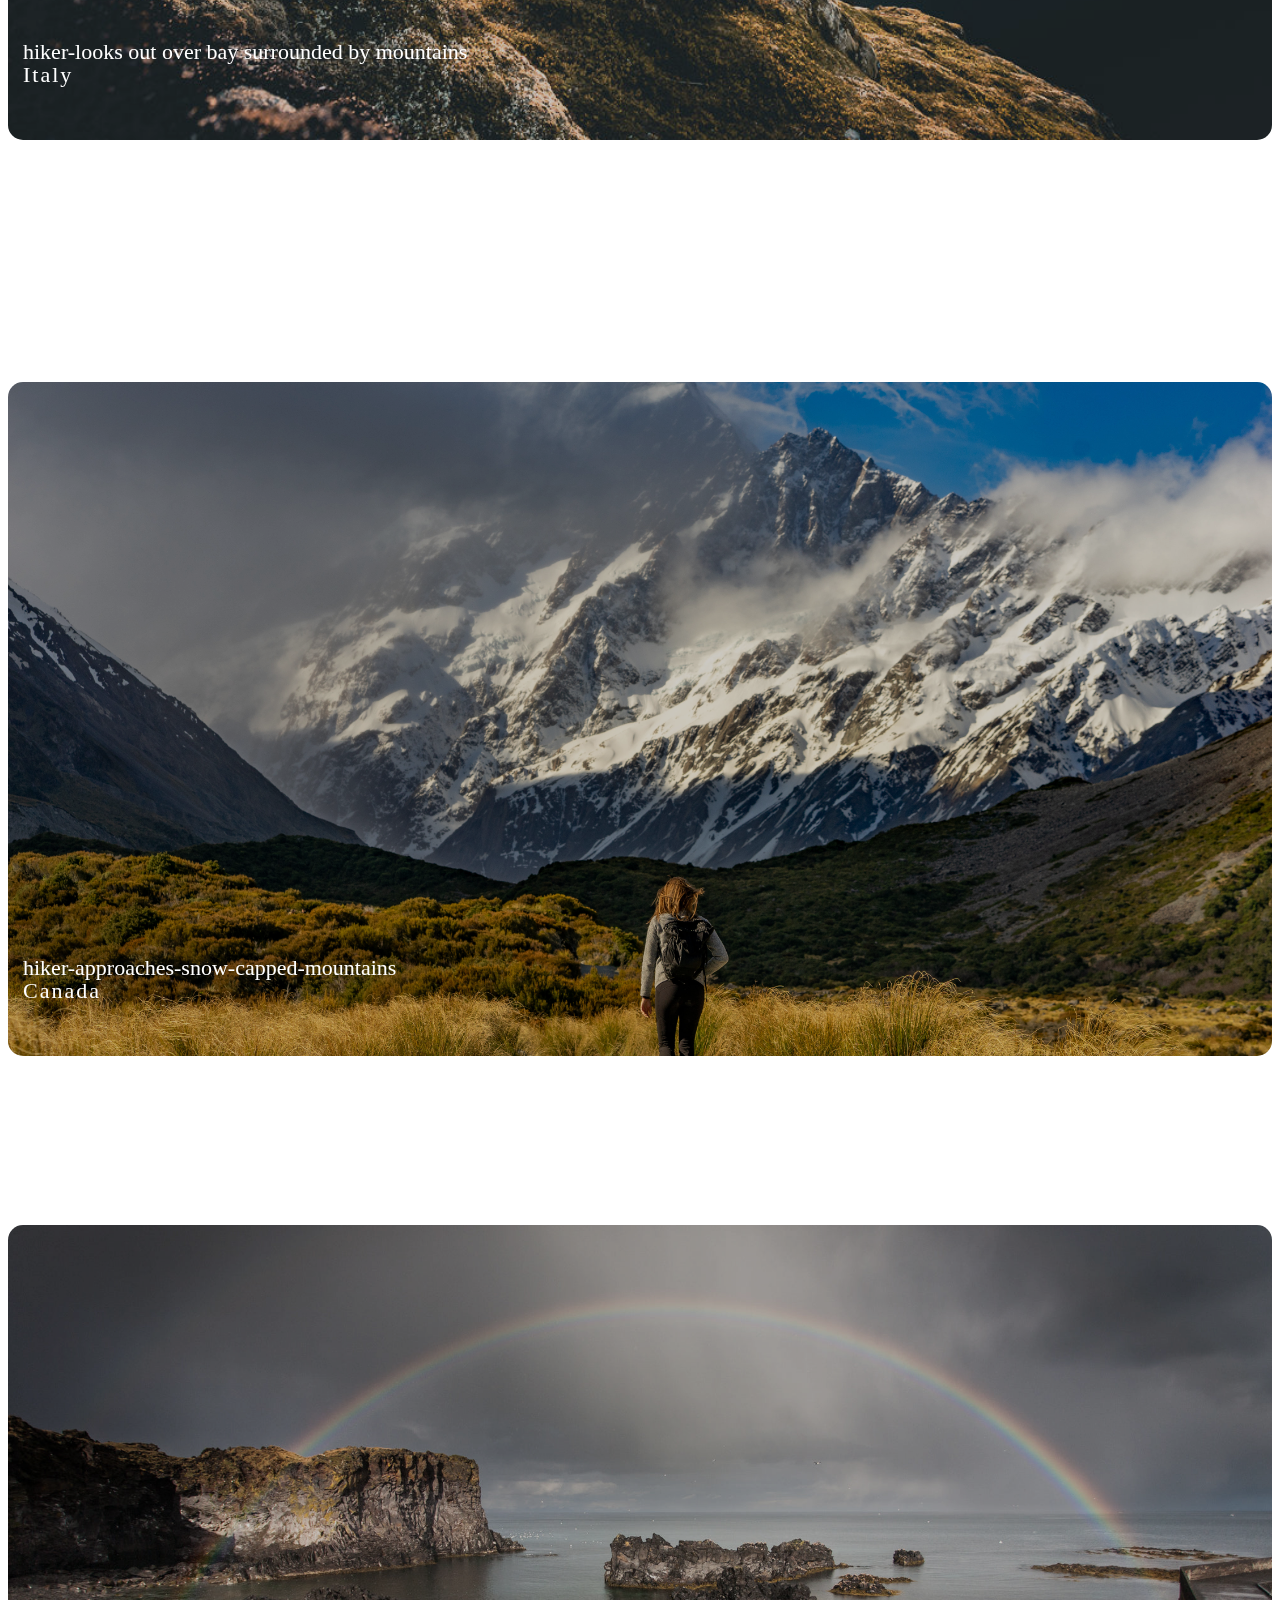
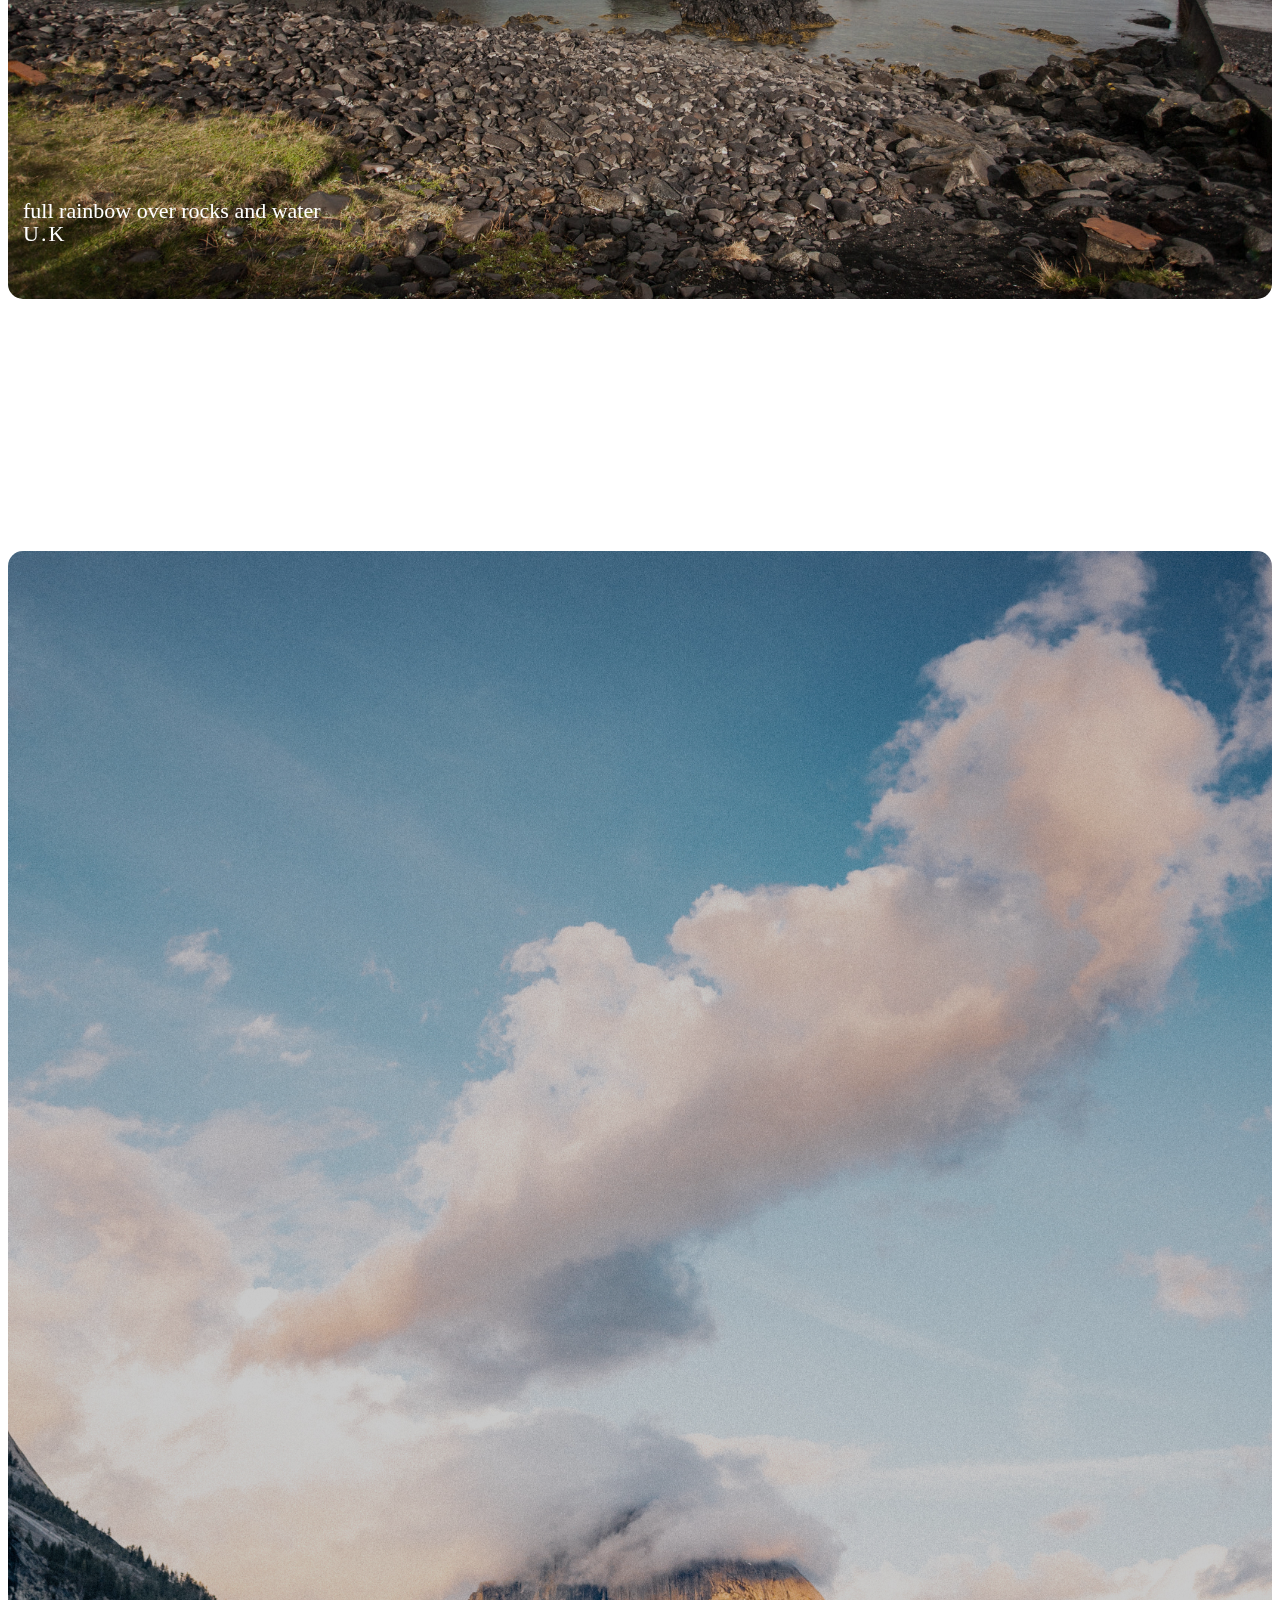
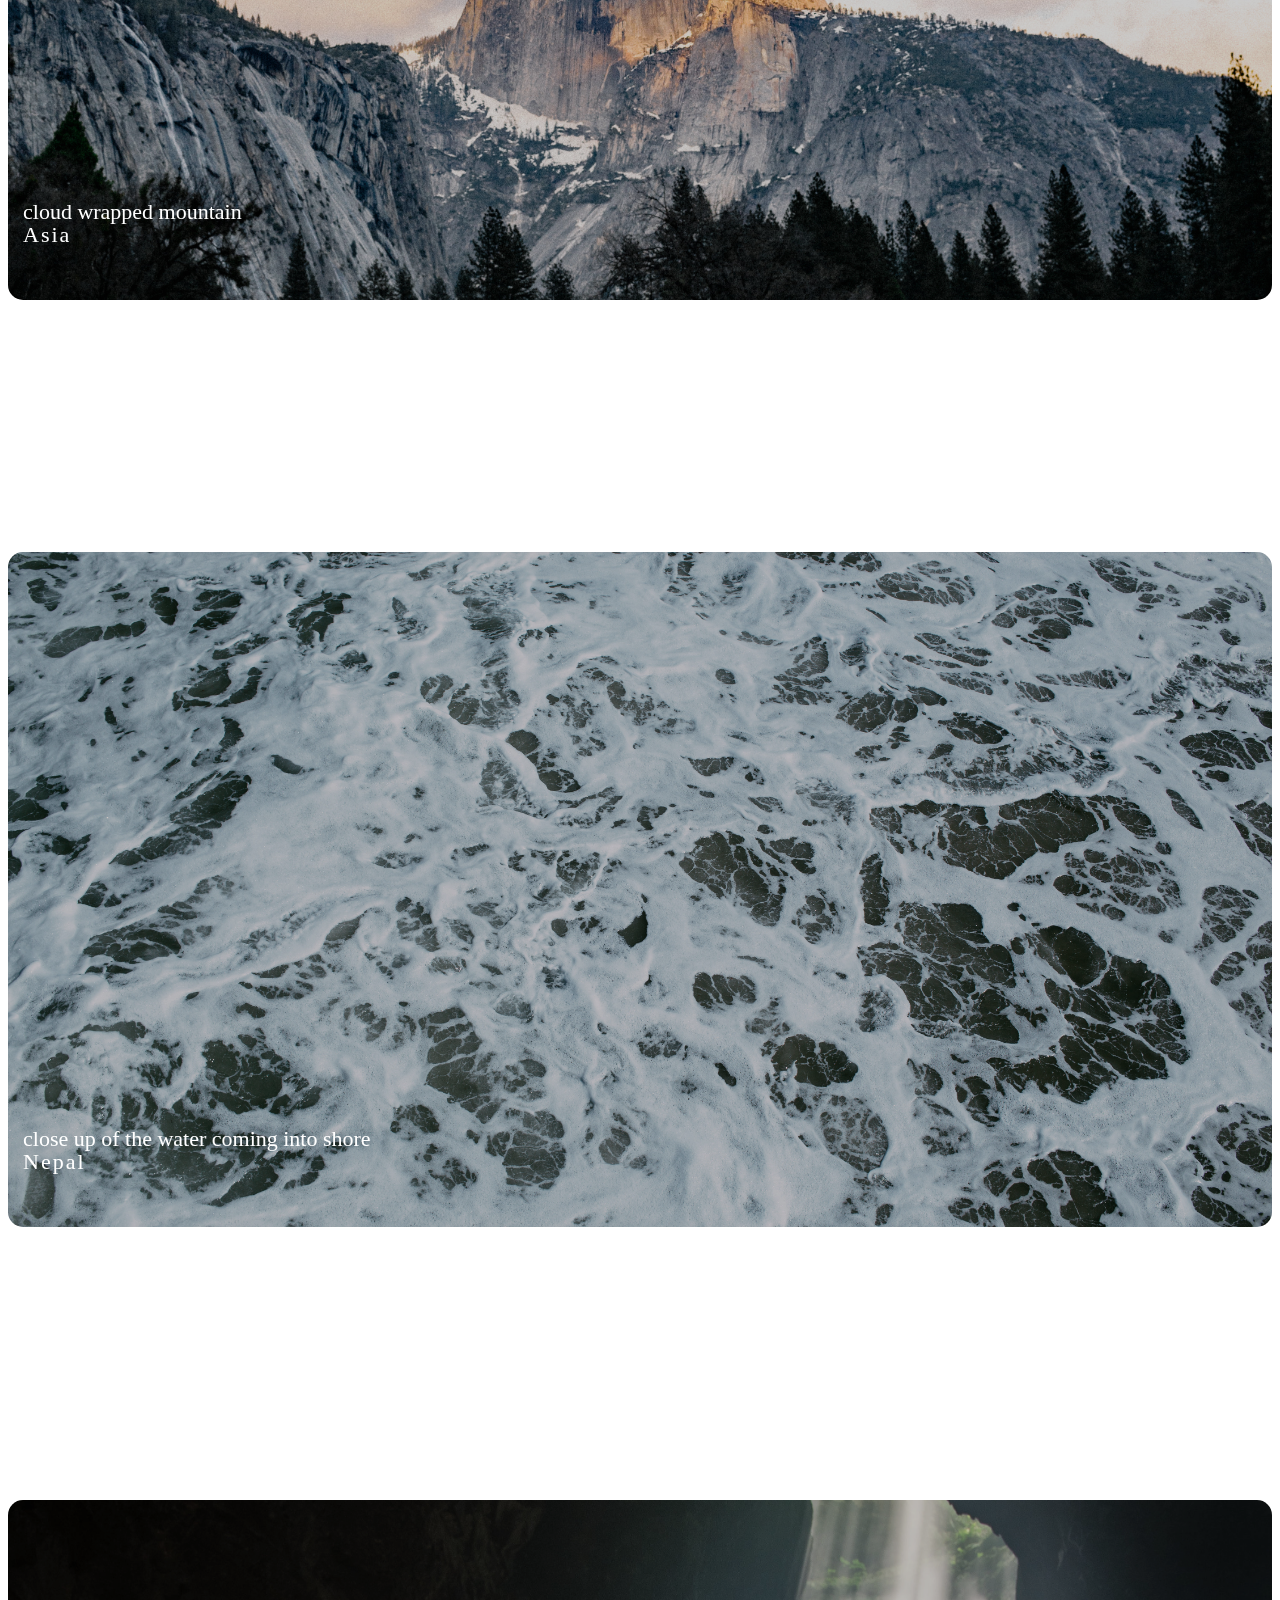
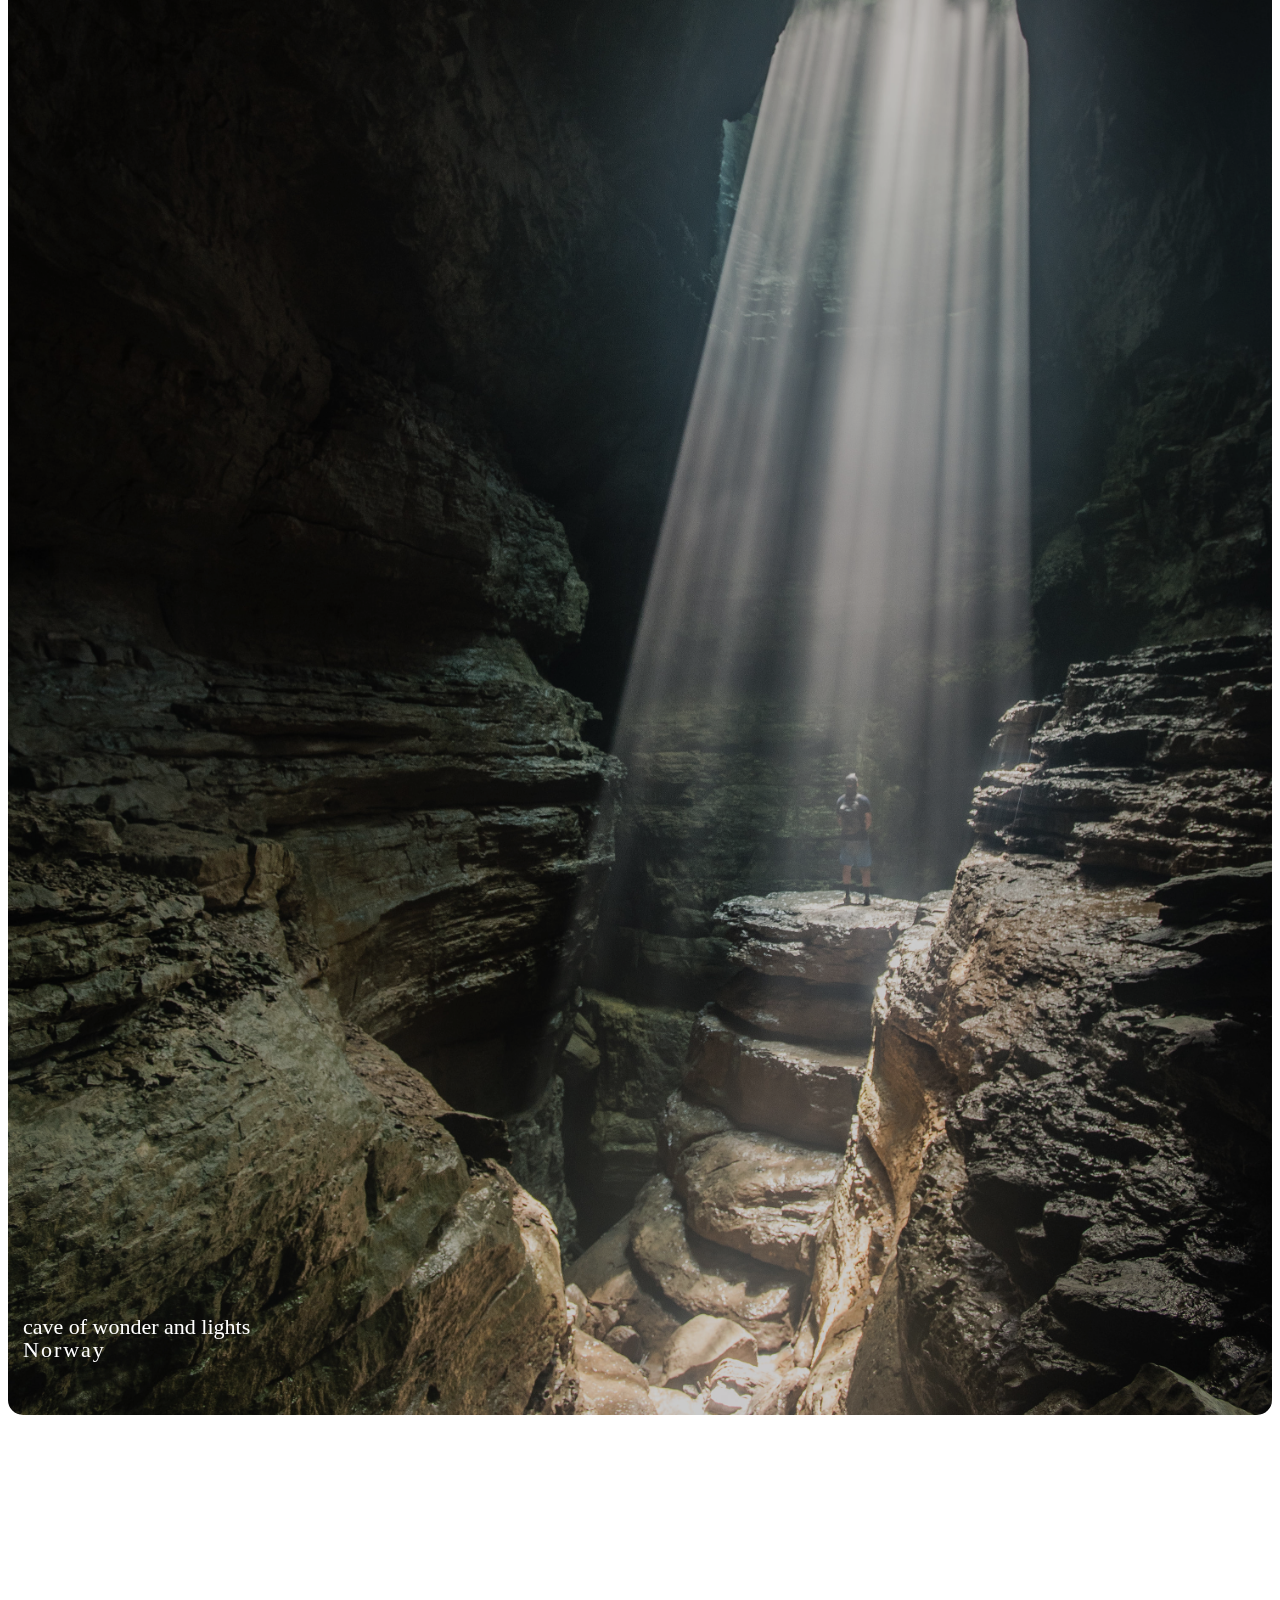
<file: mountains.html>
<html>
    <head>
        <title>Mountains</title>
        <style>
            
       .destination-content{
            display: grid;
            grid-template-columns: repeat(auto-fit,minax(340px,auto));
            grid-gap:2 rem;
            align-items: center;
            margin-top: 5rem;
        }
        .col-content{
            position: relative;
        }
        .col-content img{
            width: 100%;
            height: 80%;
            object-fit: cover;
            border-radius: 15px;
            filter: brightness(80%);
            transition: all  3s cubic-bezier(0.445, 0.05, 0.55, 0.95);
            will-change: filter;
        }
        .col-content h1{
            position: absolute;
            font-size: 22px;
            font-weight: 500;
            color: white;
            left: 15px;
            bottom: 60px;
        }
        .col-content p{
            position: absolute;
            font-size: 22px;
            color: white;
            left: 15px;
            bottom: 30px;
            letter-spacing: 2px;
        }
        .col-content imag:hover{
            filter: brightness(100%) hue-rotate(45deg);
            transform: scale(1.04);
            cursor: pointer;
        }
        </style>
    </head>
    <body>
        <div class="destination-content">
            <div class="col-content">
                <img src="mountains/spain-mountains.jpg">
                <h1>Beautiful Mountains</h1>
                <p>Spain</p>
            </div>
            <div class="col-content">
                <img src="mountains/snowy-mountains-reflected-in-still-lake.jpg">
                <h1>Snowy mountains reflected in still lake</h1>
                <p>Sweden</p>
            </div>
            <div class="col-content">
                <img src="mountains/mountains-in-colombia.jpg">
                <h1>beautiful Mountains</h1>
                <p>Colombia</p>
            </div>
            <div class="col-content">
                <img src="mountains/man-hiking-in-mountains.jpg">
                <h1>man man-hiking-in-mountains</h1>
                <p>U.S.A</p>
            </div>
            <div class="col-content">
                <img src="mountains/landscape-shot-of-green-mountains-below-foggy-sky.jpg">
                <h1>landscape shot of green mountains below foggy sky</h1>
                <p>BRAZIL</p>
            </div>
            <div class="col-content">
                <img src="mountains/icy-summit-of-a-mountain-on-a-frosty-night.jpg">
                <h1>icy summit of a mountain on a frosty night</h1>
                <p>Kenya</p>
            </div>
            <div class="col-content">
                <img src="mountains/hiker-looks-up-at-vertical-mountain-peaks.jpg">
                <h1>hiker looks up at vertical mountain peaks</h1>
                <p>Asia</p>
            </div>
            <div class="col-content">
                <img src="mountains/hiker-looks-out-over-bay-surrounded-by-mountains.jpg">
                <h1>hiker-looks out over bay surrounded by mountains</h1>
                <p>Italy</p>
            </div>
            <div class="col-content">
                <img src="mountains/hiker-approaches-snow-capped-mountains.jpg">
                <h1>hiker-approaches-snow-capped-mountains</h1>
                <p>Canada</p>
            </div>
            <div class="col-content">
                <img src="mountains/full-rainbow-over-rocks-and-water.jpg">
                <h1>full rainbow over rocks and water</h1>
                <p>U.K</p>
            </div>
            <div class="col-content">
                <img src="mountains/cloud-wrapped-mountain.jpg">
                <h1>cloud wrapped mountain</h1>
                <p>Asia</p>
            </div>
            <div class="col-content">
                <img src="mountains/close-up-of-the-water-coming-into-shore.jpg">
                <h1>close up of the water coming into shore</h1>
                <p>Nepal</p>
            </div>
            <div class="col-content">
                <img src="mountains/cave-of-wonder-and-lights.jpg">
                <h1>cave of wonder and lights</h1>
                <p>Norway</p>
            </div>
            <div class="col-content">
                <img src="mountains/climber-repelling-a-mountain.jpg">
                <h1>climber repelling a mountain</h1>
                <p>Bolivia</p>
            </div>
        </div>
    </body>
</html>
</file>
